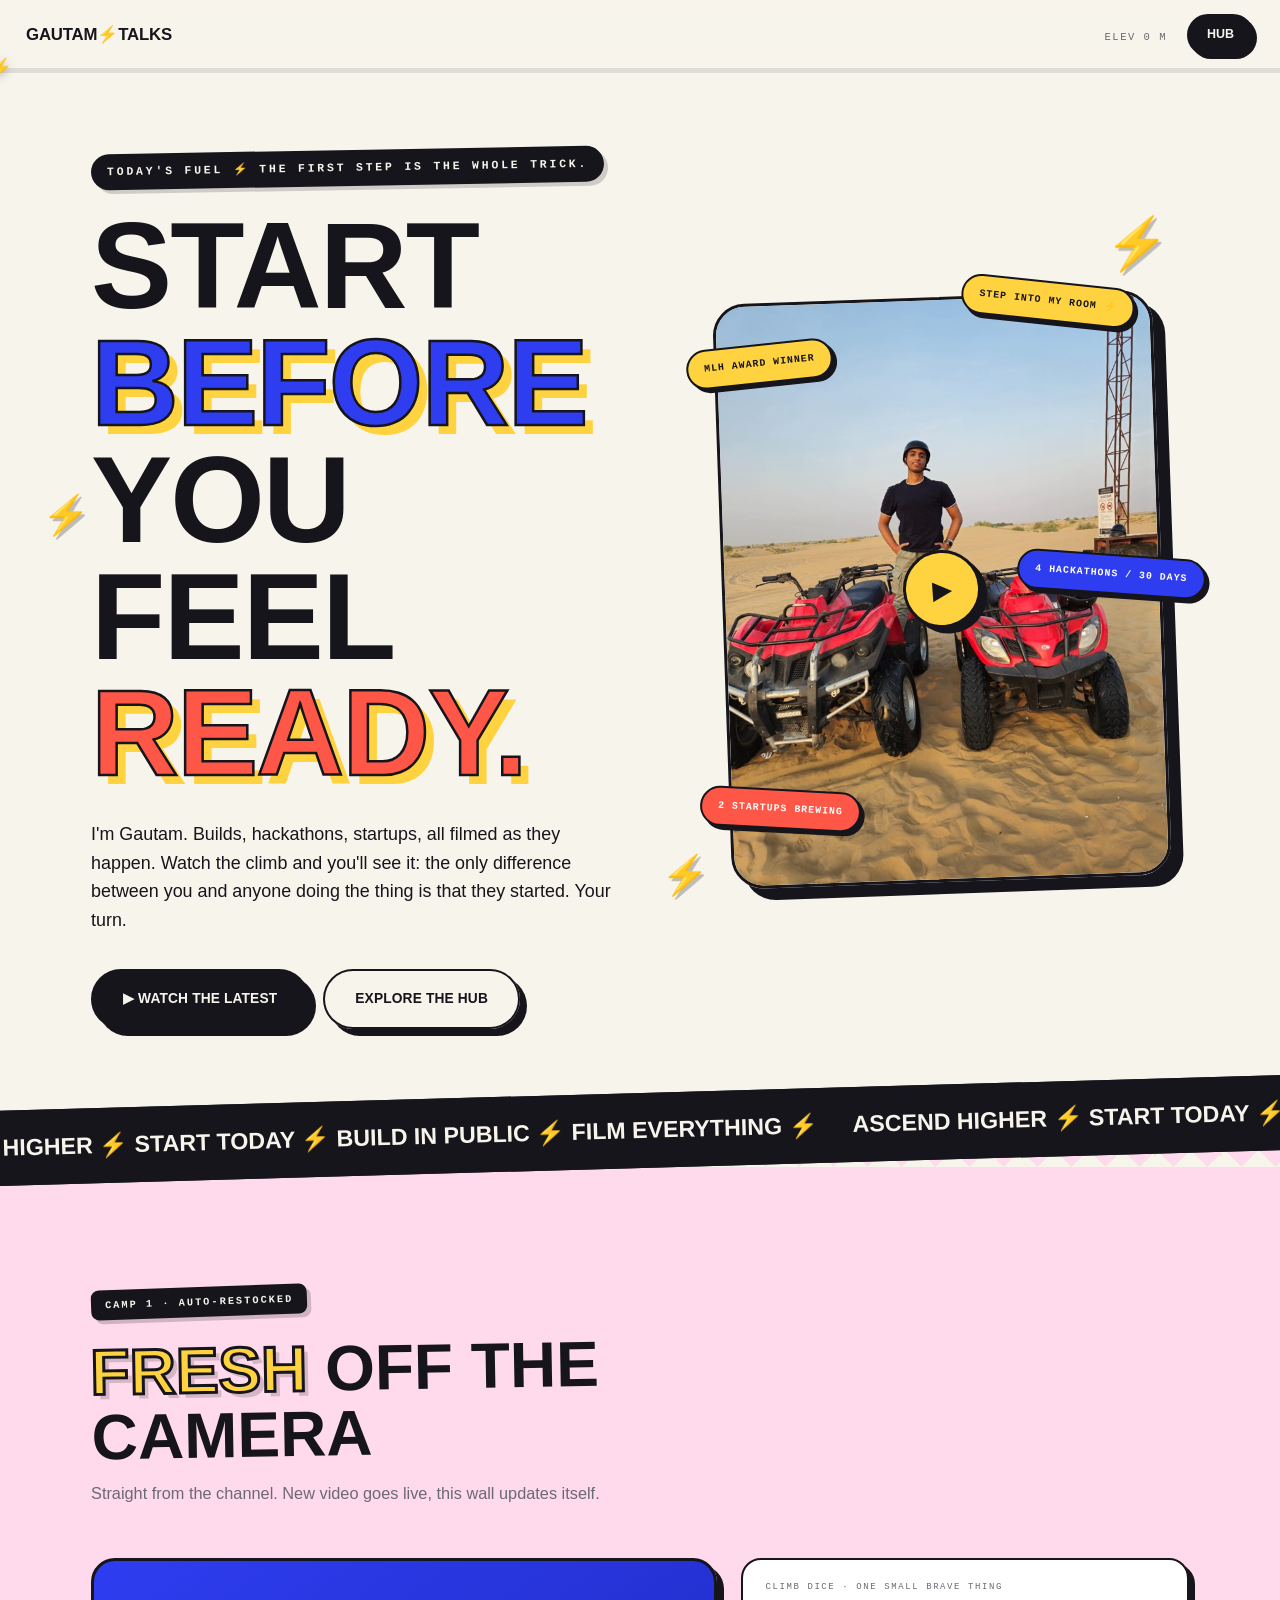
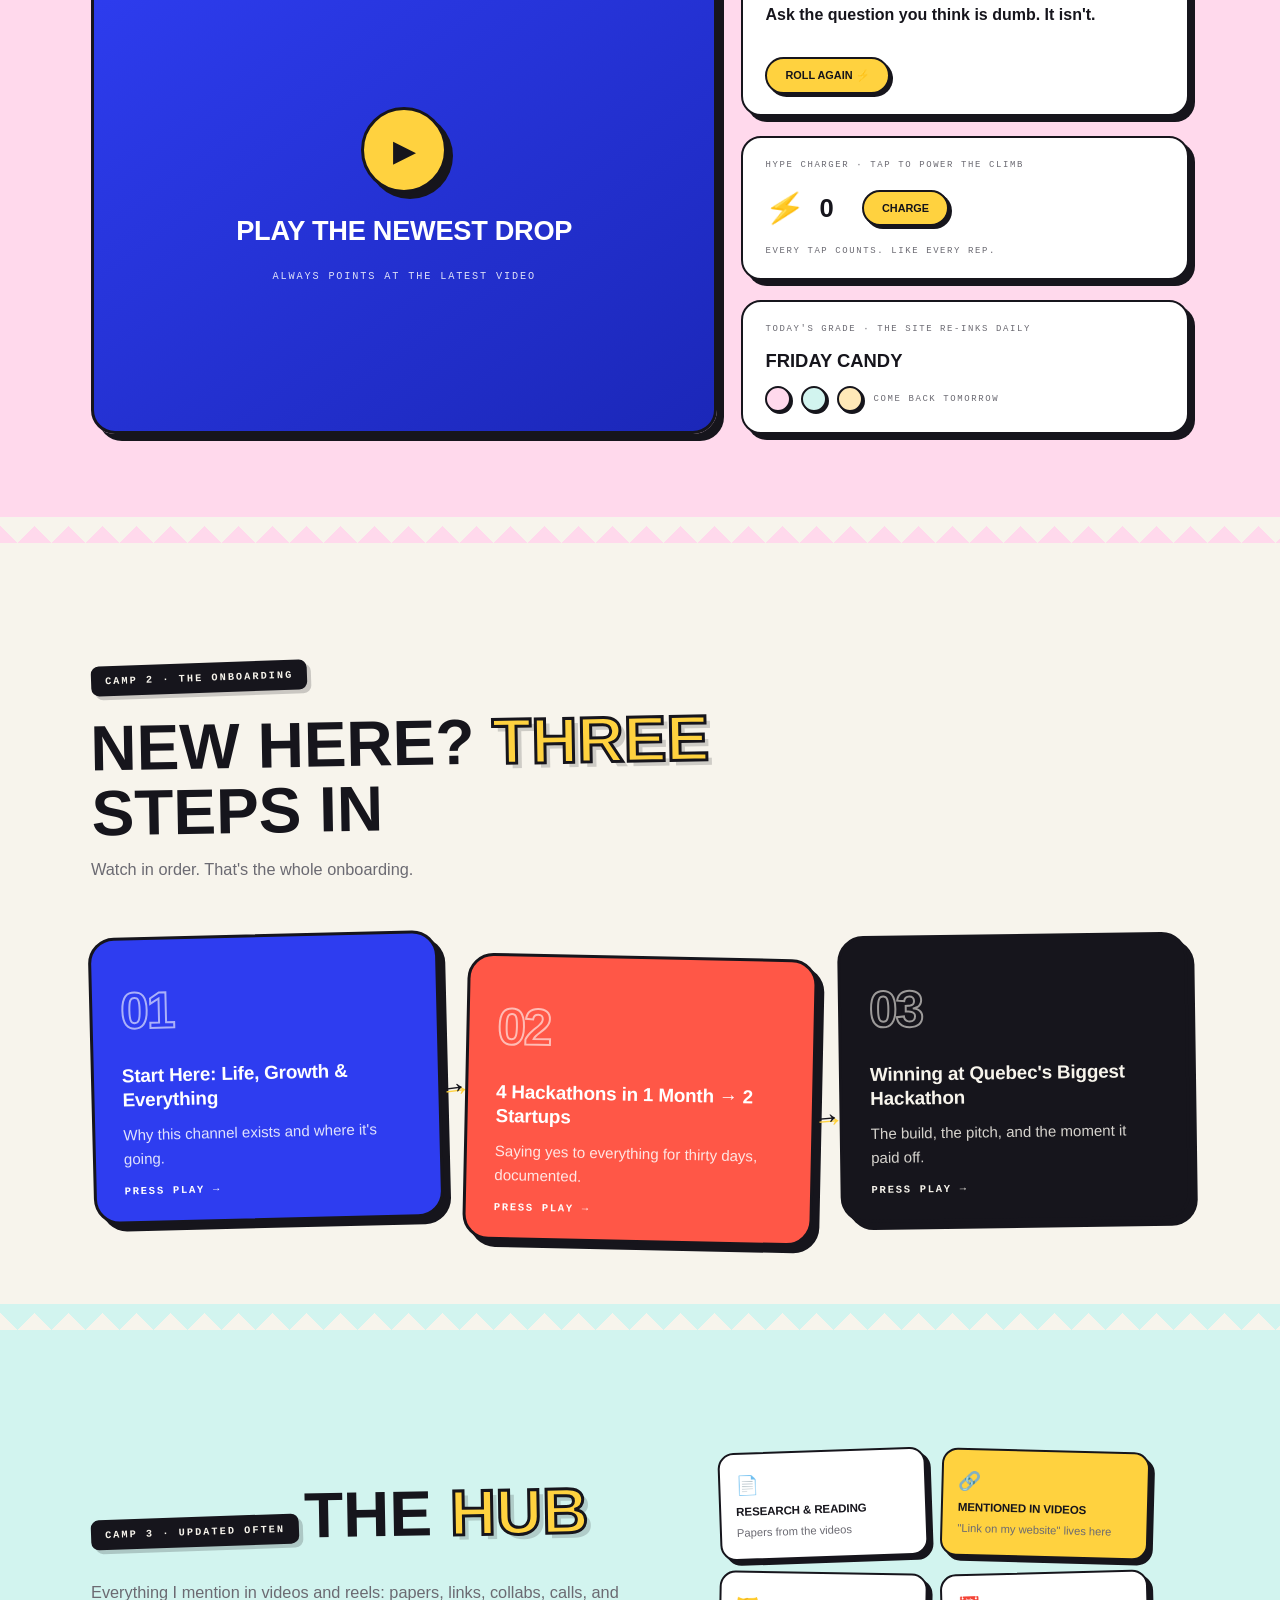
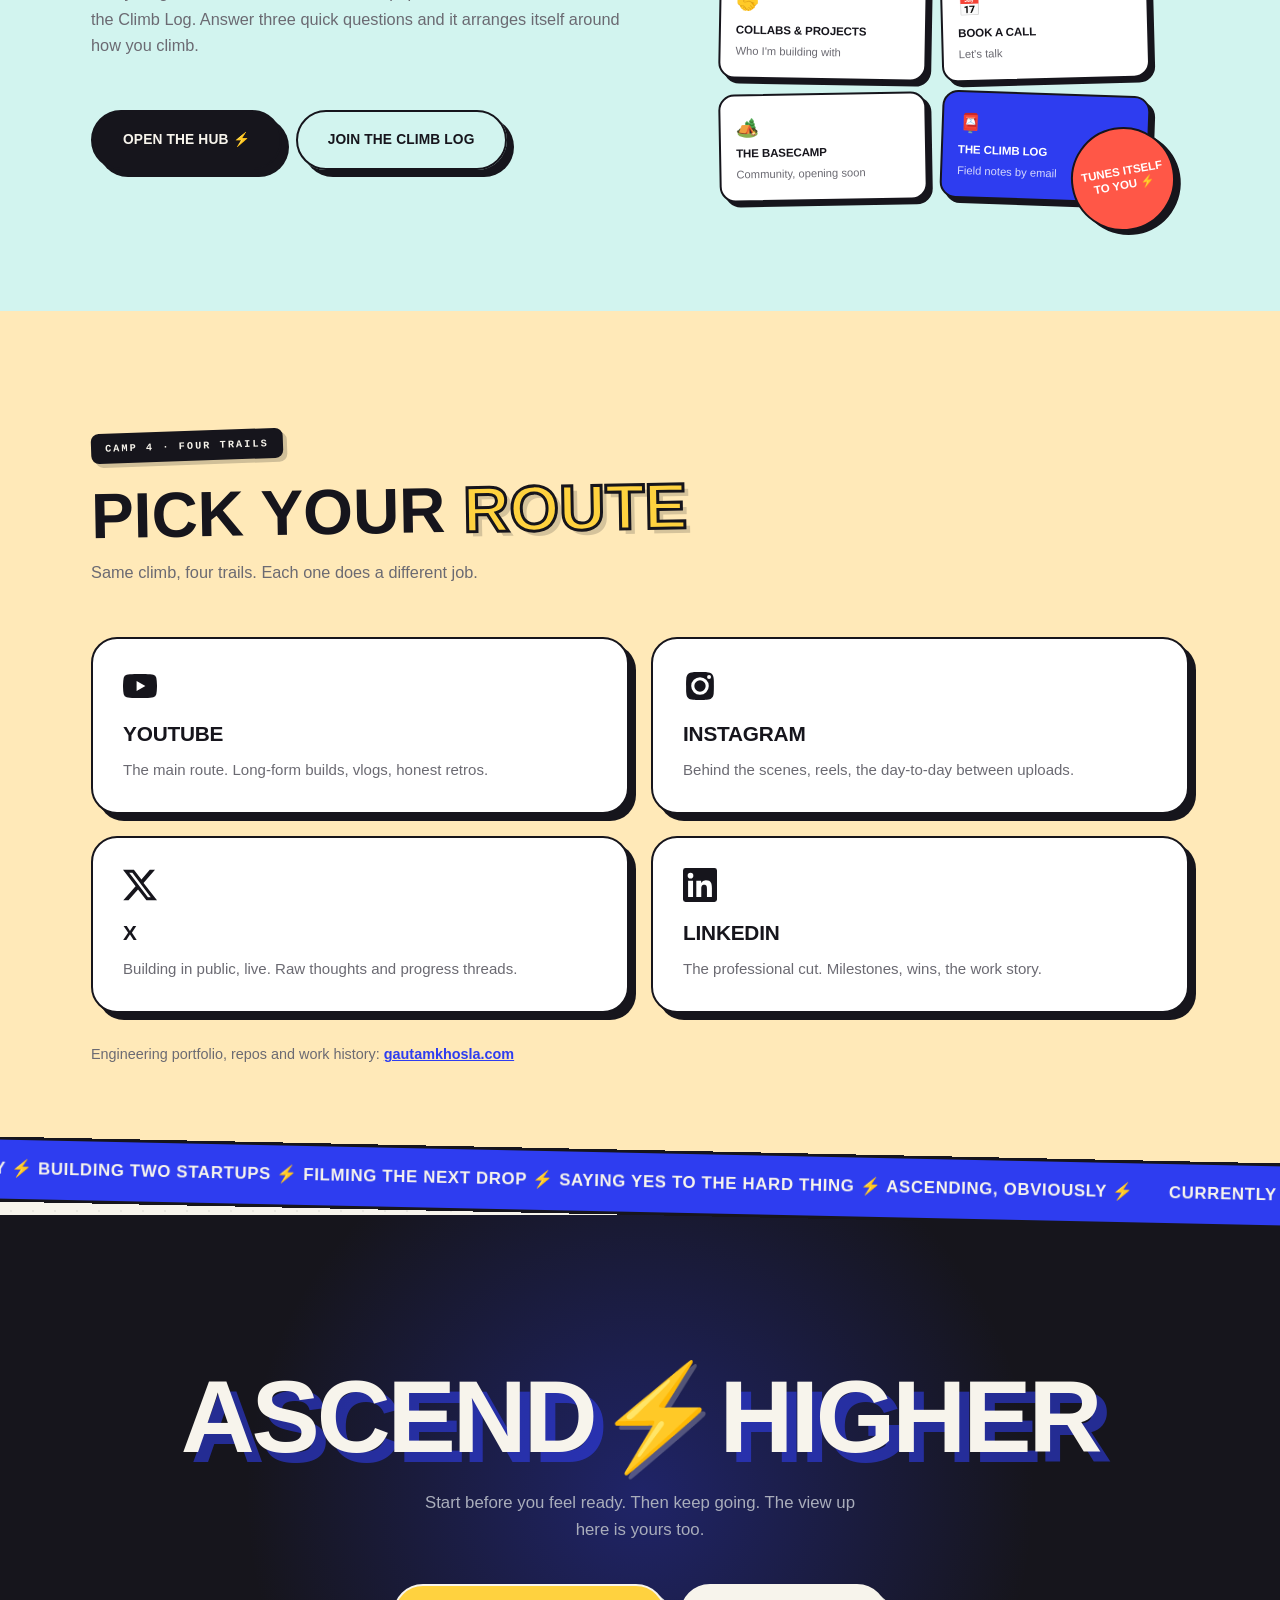
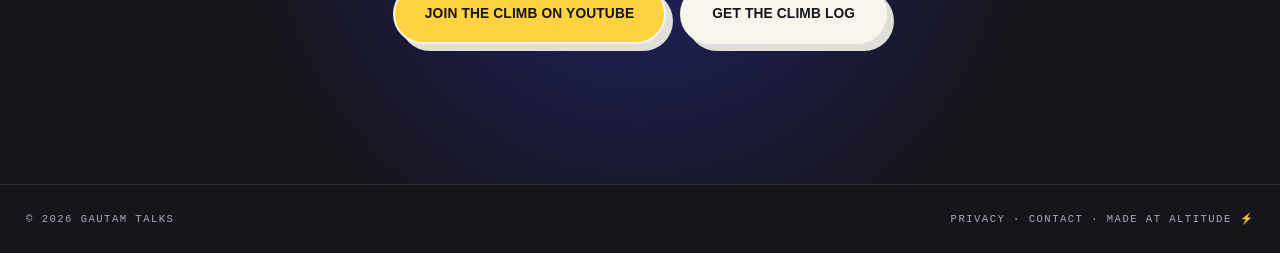
<file: index.html>
<!doctype html>
<html lang="en">
<head>
<meta charset="utf-8">
<meta http-equiv="Content-Security-Policy" content="default-src 'none'; script-src 'self' https://challenges.cloudflare.com; style-src 'self' https://fonts.googleapis.com 'unsafe-inline'; font-src https://fonts.gstatic.com; img-src 'self' data: https://i.ytimg.com; connect-src 'self' https://gautamtalks-signup.developwith-gt.workers.dev https://challenges.cloudflare.com; frame-src https://challenges.cloudflare.com; form-action 'none'; base-uri 'none'; object-src 'none'; manifest-src 'self'; worker-src 'none'; upgrade-insecure-requests">
<meta name="referrer" content="strict-origin-when-cross-origin">
<meta http-equiv="X-Content-Type-Options" content="nosniff">
<meta name="viewport" content="width=device-width, initial-scale=1">
<title>Gautam Talks · Gautam Khosla | Building in Public</title>
<meta name="description" content="Gautam Talks is Gautam Khosla: engineering student, MLH hackathon award winner, and creator documenting hackathons, startups and building in public on YouTube. Start before you feel ready.">
<link rel="canonical" href="https://gautamtalks.com/">
<meta property="og:type" content="website">
<meta property="og:title" content="Gautam Talks · Hackathons, Startups &amp; Building in Public">
<meta property="og:description" content="Start before you feel ready. I film the whole climb.">
<meta property="og:url" content="https://gautamtalks.com/">
<meta property="og:image" content="https://gautamtalks.com/gautam.jpg">
<meta name="twitter:card" content="summary_large_image">
<meta name="twitter:site" content="@HeyGautamTalks">
<meta name="theme-color" content="#f7f4ec">
<link rel="icon" href="data:image/svg+xml,%3Csvg xmlns='http://www.w3.org/2000/svg' viewBox='0 0 100 100'%3E%3Crect width='100' height='100' rx='22' fill='%2316151c'/%3E%3Ctext x='50' y='72' font-size='60' text-anchor='middle'%3E%E2%9A%A1%3C/text%3E%3C/svg%3E">
<link rel="preconnect" href="https://fonts.googleapis.com">
<link rel="preconnect" href="https://fonts.gstatic.com" crossorigin>
<link href="https://fonts.googleapis.com/css2?family=Unbounded:wght@500;700;900&family=Space+Grotesk:wght@400;500;700&family=JetBrains+Mono:wght@400;600&display=swap" rel="stylesheet">
<link rel="stylesheet" href="styles.css">
<script type="application/ld+json">
{"@context":"https://schema.org","@graph":[
{"@type":"WebSite","@id":"https://gautamtalks.com/#website","url":"https://gautamtalks.com/",
 "name":"Gautam Talks","alternateName":["GautamTalks","Gautam Khosla"],
 "description":"Hackathons, startups and building in public, documented as it happens.",
 "inLanguage":"en","publisher":{"@id":"https://gautamtalks.com/#person"}},
{"@type":"Person","@id":"https://gautamtalks.com/#person",
 "name":"Gautam Khosla","alternateName":"Gautam Talks",
 "url":"https://gautamtalks.com/","image":"https://gautamtalks.com/gautam.jpg",
 "jobTitle":"Computer Engineering student and creator",
 "description":"Gautam Khosla, known online as Gautam Talks, is a Computer Engineering student at the University of Ottawa and an MLH hackathon award winner who documents hackathons, startups and engineering projects on YouTube.",
 "knowsAbout":["hackathons","building in public","startups","computer engineering","content creation","edge AI"],
 "alumniOf":{"@type":"CollegeOrUniversity","name":"University of Ottawa"},
 "award":["MLH Best Use of Snowflake API","Top 9 at McHacks","Award winner at ConUHacks X"],
 "sameAs":["https://www.youtube.com/@GautamKhoslaOfficial","https://www.instagram.com/gautamk.talks/",
  "https://x.com/HeyGautamTalks","https://www.linkedin.com/in/gautam-khosla/","https://gautamkhosla.com"]},
{"@type":"ProfilePage","@id":"https://gautamtalks.com/#profile",
 "url":"https://gautamtalks.com/","mainEntity":{"@id":"https://gautamtalks.com/#person"},
 "isPartOf":{"@id":"https://gautamtalks.com/#website"}},
{"@type":"FAQPage","@id":"https://gautamtalks.com/#faq","mainEntity":[
 {"@type":"Question","name":"Who is Gautam Talks?",
  "acceptedAnswer":{"@type":"Answer","text":"Gautam Talks is Gautam Khosla, a Computer Engineering student at the University of Ottawa who documents hackathons, startups and engineering builds on YouTube. He has won an MLH award and placed top 9 at McHacks."}},
 {"@type":"Question","name":"What does Gautam Talks make videos about?",
  "acceptedAnswer":{"@type":"Answer","text":"Long-form videos about hackathons, building startups, engineering projects and building in public, including the parts that go wrong."}},
 {"@type":"Question","name":"Did Gautam Talks win an award at Quebec's biggest hackathon?",
  "acceptedAnswer":{"@type":"Answer","text":"Yes. Gautam and his team won an award at ConUHacks X, Quebec's largest hackathon, and he documented the build and pitch in a vlog on the Gautam Talks YouTube channel."}},
 {"@type":"Question","name":"Where can I contact Gautam Talks for a collaboration?",
  "acceptedAnswer":{"@type":"Answer","text":"Collaboration, sponsorship and press enquiries go to collabwith.gt@gmail.com, listed on the contact page at gautamtalks.com/contact."}}]}
]}
</script>
</head>
<body>

<nav class="topbar">
  <span class="logo">GAUTAM<span class="bolt">⚡</span>TALKS</span>
  <div class="elev" aria-hidden="true"><span class="elev-label" id="elevLabel">ELEV 0 M</span></div>
  <a class="navlink" href="hub/?start=1">HUB</a>
  <div class="elev-track" aria-hidden="true"><span class="elev-bolt" id="elevBolt">⚡</span></div>
</nav>

<main>

<!-- HERO -->
<section class="band band-paper hero" data-camp="BASE">
  <div class="wrap hero-wrap">
    <div class="hero-copy">
      <p class="eyebrow">GAUTAM TALKS · THE CLIMB, ON CAMERA</p>
      <h1>
        <span class="hr">START</span>
        <span class="hr fill-cobalt">BEFORE</span>
        <span class="hr">YOU FEEL</span>
        <span class="hr fill-coral">READY.</span>
      </h1>
      <p class="lede">I'm Gautam. Builds, hackathons, startups, all filmed as they happen. Watch the climb and you'll see it: the only difference between you and anyone doing the thing is that they started. Your turn.</p>
      <div class="cta-row">
        <a class="cta cta-ink" href="#latest">▶ WATCH THE LATEST</a>
        <a class="cta cta-line" href="hub/?start=1">EXPLORE THE HUB</a>
      </div>
    </div>
    <div class="hero-photo" id="heroPhoto" role="button" tabindex="0" aria-label="Step into Gautam's room">
      <span class="chip chip-sun taphint">STEP INTO MY ROOM ⚡</span>
      <span class="playbtn" aria-hidden="true">▶</span>
      <img src="gautam.jpg" alt="Gautam, helmet on, ready to ride" width="675" height="900">
      <span class="chip chip-sun c1">MLH AWARD WINNER</span>
      <span class="chip chip-cobalt c2">4 HACKATHONS / 30 DAYS</span>
      <span class="chip chip-coral c3">2 STARTUPS BREWING</span>
    </div>
    <span class="floatbolt fb1" aria-hidden="true">⚡</span>
    <span class="floatbolt fb2" aria-hidden="true">⚡</span>
    <span class="floatbolt fb3" aria-hidden="true">⚡</span>
  </div>
</section>

<div class="tapeband" aria-hidden="true"><div class="tape-in">
  <span>ASCEND HIGHER ⚡ START TODAY ⚡ BUILD IN PUBLIC ⚡ FILM EVERYTHING ⚡ </span>
  <span>ASCEND HIGHER ⚡ START TODAY ⚡ BUILD IN PUBLIC ⚡ FILM EVERYTHING ⚡ </span>
  <span>ASCEND HIGHER ⚡ START TODAY ⚡ BUILD IN PUBLIC ⚡ FILM EVERYTHING ⚡ </span>
  <span>ASCEND HIGHER ⚡ START TODAY ⚡ BUILD IN PUBLIC ⚡ FILM EVERYTHING ⚡ </span>
</div></div>

<div class="zz zz-sun" aria-hidden="true"></div>
<!-- LATEST -->
<section class="band band-sun" id="latest" data-camp="LATEST">
  <div class="wrap">
    <div class="band-head" data-mark="CAMP 1 · AUTO-RESTOCKED">
      <h2><span class="h-out">FRESH</span> OFF THE CAMERA</h2>
      <p class="band-sub">Straight from the channel. New video goes live, this wall updates itself.</p>
    </div>
    <div class="latest-grid" id="latestGrid"></div>
  </div>
</section>

<div class="zz zz-paper" aria-hidden="true"></div>
<!-- START HERE -->
<section class="band band-paper" id="start" data-camp="START">
  <div class="wrap">
    <div class="band-head" data-mark="CAMP 2 · THE ONBOARDING">
      <h2>NEW HERE? <span class="h-out">THREE</span> STEPS IN</h2>
      <p class="band-sub">Watch in order. That's the whole onboarding.</p>
    </div>
    <div class="steps">
      <a class="step step-cobalt" href="https://www.youtube.com/@GautamKhoslaOfficial/videos" target="_blank" rel="noopener noreferrer">
        <span class="step-no">01</span>
        <h3>Start Here: Life, Growth &amp; Everything</h3>
        <p>Why this channel exists and where it's going.</p>
        <span class="step-go">PRESS PLAY →</span>
      </a>
      <a class="step step-coral" href="https://www.youtube.com/@GautamKhoslaOfficial/videos" target="_blank" rel="noopener noreferrer">
        <span class="step-no">02</span>
        <h3>4 Hackathons in 1 Month → 2 Startups</h3>
        <p>Saying yes to everything for thirty days, documented.</p>
        <span class="step-go">PRESS PLAY →</span>
      </a>
      <a class="step step-ink" href="https://www.youtube.com/@GautamKhoslaOfficial/videos" target="_blank" rel="noopener noreferrer">
        <span class="step-no">03</span>
        <h3>Winning at Quebec's Biggest Hackathon</h3>
        <p>The build, the pitch, and the moment it paid off.</p>
        <span class="step-go">PRESS PLAY →</span>
      </a>
    </div>
  </div>
</section>

<div class="zz zz-sky" aria-hidden="true"></div>
<!-- HUB TEASER -->
<section class="band band-sky" id="hub" data-camp="HUB">
  <div class="wrap hub-split">
    <div>
    <div class="band-head" data-mark="CAMP 3 · UPDATED OFTEN">
      <h2>THE <span class="h-out">HUB</span></h2>
      <p class="band-sub">Everything I mention in videos and reels: papers, links, collabs, calls, and the Climb Log. Answer three quick questions and it arranges itself around how you climb.</p>
    </div>
    <div class="cta-row">
      <a class="cta cta-ink" href="hub/?start=1">OPEN THE HUB ⚡</a>
      <a class="cta cta-line" href="hub/?start=1">JOIN THE CLIMB LOG</a>
    </div>
    </div>
    <div class="hub-preview" aria-hidden="true">
      <a class="hp-card hp-1" href="hub/?start=1"><span class="hp-ico">📄</span><b>RESEARCH &amp; READING</b><i>Papers from the videos</i></a>
      <a class="hp-card hp-2" href="hub/?start=1"><span class="hp-ico">🔗</span><b>MENTIONED IN VIDEOS</b><i>"Link on my website" lives here</i></a>
      <a class="hp-card hp-3" href="hub/?start=1"><span class="hp-ico">🤝</span><b>COLLABS &amp; PROJECTS</b><i>Who I'm building with</i></a>
      <a class="hp-card hp-4" href="hub/?start=1"><span class="hp-ico">📅</span><b>BOOK A CALL</b><i>Let's talk</i></a>
      <a class="hp-card hp-5" href="hub/?start=1"><span class="hp-ico">🏕️</span><b>THE BASECAMP</b><i>Community, opening soon</i></a>
      <a class="hp-card hp-6" href="hub/?start=1"><span class="hp-ico">📮</span><b>THE CLIMB LOG</b><i>Field notes by email</i></a>
      <span class="hp-stamp">TUNES ITSELF<br>TO YOU ⚡</span>
    </div>
  </div>
</section>

<!-- TRAILS -->
<section class="band band-blush" id="channels" data-camp="TRAILS">
  <div class="wrap">
    <div class="band-head" data-mark="CAMP 4 · FOUR TRAILS">
      <h2>PICK YOUR <span class="h-out">ROUTE</span></h2>
      <p class="band-sub">Same climb, four trails. Each one does a different job.</p>
    </div>
    <div class="trails">
      <a class="trail" href="https://www.youtube.com/@GautamKhoslaOfficial" target="_blank" rel="noopener noreferrer" style="--brand:#ff0000">
        <svg class="trail-logo" viewBox="0 0 24 24" fill="currentColor" aria-hidden="true"><path d="M23.5 6.2a3 3 0 0 0-2.1-2.1C19.5 3.5 12 3.5 12 3.5s-7.5 0-9.4.6A3 3 0 0 0 .5 6.2 31 31 0 0 0 0 12a31 31 0 0 0 .5 5.8 3 3 0 0 0 2.1 2.1c1.9.6 9.4.6 9.4.6s7.5 0 9.4-.6a3 3 0 0 0 2.1-2.1A31 31 0 0 0 24 12a31 31 0 0 0-.5-5.8zM9.6 15.6V8.4L15.8 12z"/></svg>
        <span class="trail-name">YOUTUBE</span>
        <span class="trail-job">The main route. Long-form builds, vlogs, honest retros.</span>
      </a>
      <a class="trail" href="https://www.instagram.com/gautamk.talks/" target="_blank" rel="noopener noreferrer" style="--brand:#e1306c">
        <svg class="trail-logo" viewBox="0 0 24 24" fill="currentColor" aria-hidden="true"><path d="M12 2.2c3.2 0 3.6 0 4.8.1 3.3.1 4.8 1.7 4.9 4.9.1 1.3.1 1.6.1 4.8s0 3.6-.1 4.8c-.1 3.2-1.7 4.8-4.9 4.9-1.3.1-1.6.1-4.8.1s-3.6 0-4.8-.1c-3.3-.1-4.8-1.7-4.9-4.9C2.2 15.6 2.2 15.2 2.2 12s0-3.6.1-4.8C2.4 4 4 2.4 7.2 2.3 8.4 2.2 8.8 2.2 12 2.2zm0 3.6A6.2 6.2 0 1 0 18.2 12 6.2 6.2 0 0 0 12 5.8zm0 10.2A4 4 0 1 1 16 12a4 4 0 0 1-4 4zm6.4-11.8a1.4 1.4 0 1 0 1.4 1.4 1.4 1.4 0 0 0-1.4-1.4z"/></svg>
        <span class="trail-name">INSTAGRAM</span>
        <span class="trail-job">Behind the scenes, reels, the day-to-day between uploads.</span>
      </a>
      <a class="trail" href="https://x.com/HeyGautamTalks" target="_blank" rel="noopener noreferrer" style="--brand:#16151c">
        <svg class="trail-logo" viewBox="0 0 24 24" fill="currentColor" aria-hidden="true"><path d="M18.9 1.2h3.7l-8.1 9.3L24 22.8h-7.5l-5.9-7.7-6.7 7.7H.2l8.7-9.9L0 1.2h7.7l5.3 7 5.9-7zm-1.3 19.4h2L6.6 3.3H4.4z"/></svg>
        <span class="trail-name">X</span>
        <span class="trail-job">Building in public, live. Raw thoughts and progress threads.</span>
      </a>
      <a class="trail" href="https://www.linkedin.com/in/gautam-khosla/" target="_blank" rel="noopener noreferrer" style="--brand:#0a66c2">
        <svg class="trail-logo" viewBox="0 0 24 24" fill="currentColor" aria-hidden="true"><path d="M20.4 20.4h-3.5v-5.6c0-1.3 0-3-1.9-3s-2.1 1.4-2.1 2.9v5.7H9.4V9h3.4v1.6a3.7 3.7 0 0 1 3.4-1.9c3.6 0 4.2 2.4 4.2 5.4zM5.3 7.4a2 2 0 1 1 2-2 2 2 0 0 1-2 2zM7.1 20.4H3.6V9h3.5zM22.2 0H1.8A1.8 1.8 0 0 0 0 1.7v20.6A1.8 1.8 0 0 0 1.8 24h20.4a1.8 1.8 0 0 0 1.8-1.7V1.7A1.8 1.8 0 0 0 22.2 0z"/></svg>
        <span class="trail-name">LINKEDIN</span>
        <span class="trail-job">The professional cut. Milestones, wins, the work story.</span>
      </a>
    </div>
    <p class="worknote">Engineering portfolio, repos and work history: <a href="https://gautamkhosla.com" target="_blank" rel="noopener noreferrer">gautamkhosla.com</a></p>
  </div>
</section>

<div class="tapeband tape-now" aria-hidden="true"><div class="tape-in tape-rev" id="nowTicker"></div></div>
<!-- SUMMIT -->
<section class="band band-ink summit" data-camp="SUMMIT">
  <div class="wrap">
    <h2 class="summit-line">ASCEND<span class="s-bolt">⚡</span>HIGHER</h2>
    <p class="summit-sub">Start before you feel ready. Then keep going. The view up here is yours too.</p>
    <div class="cta-row cta-center">
      <a class="cta cta-sun" href="https://www.youtube.com/@GautamKhoslaOfficial" target="_blank" rel="noopener noreferrer">JOIN THE CLIMB ON YOUTUBE</a>
      <a class="cta cta-paper" href="hub/?start=1">GET THE CLIMB LOG</a>
    </div>
  </div>
</section>

</main>


<!-- THE ROOM · 3D story overlay -->
<div class="room" id="room" hidden>
  <div class="room-canvas" id="roomCanvas"></div>
  <div class="room-caption" id="roomCaption"></div>
  <div class="room-bubble" id="bubbleA" hidden></div>
  <div class="room-bubble bubble-b" id="bubbleB" hidden></div>
  <div class="room-ui">
    <button class="room-btn" id="roomSkip" type="button">SKIP →</button>
    <button class="room-btn room-exit" id="roomExit" type="button">✕ EXIT</button>
  </div>
  <div class="room-title" id="roomTitle" hidden>
    <p class="rt-big">START BEFORE<br>YOU FEEL READY.</p>
    <p class="rt-sub">EVERY DAY IN THIS ROOM. EVERY DAY ON THE CLIMB.</p>
    <button class="cta cta-sun" id="roomDone" type="button">BACK TO THE SITE ⚡</button>
  </div>
  <div class="room-loading" id="roomLoading">ENTERING THE ROOM<span class="dots">...</span></div>
</div>

<footer>
  <span>© <span id="yr">2026</span> GAUTAM TALKS</span>
  <span class="foot-links"><a href="privacy/">PRIVACY</a> · <a href="contact/">CONTACT</a> · MADE AT ALTITUDE ⚡</span>
</footer>

<script src="app.js" defer></script>
</body>
</html>
</file>
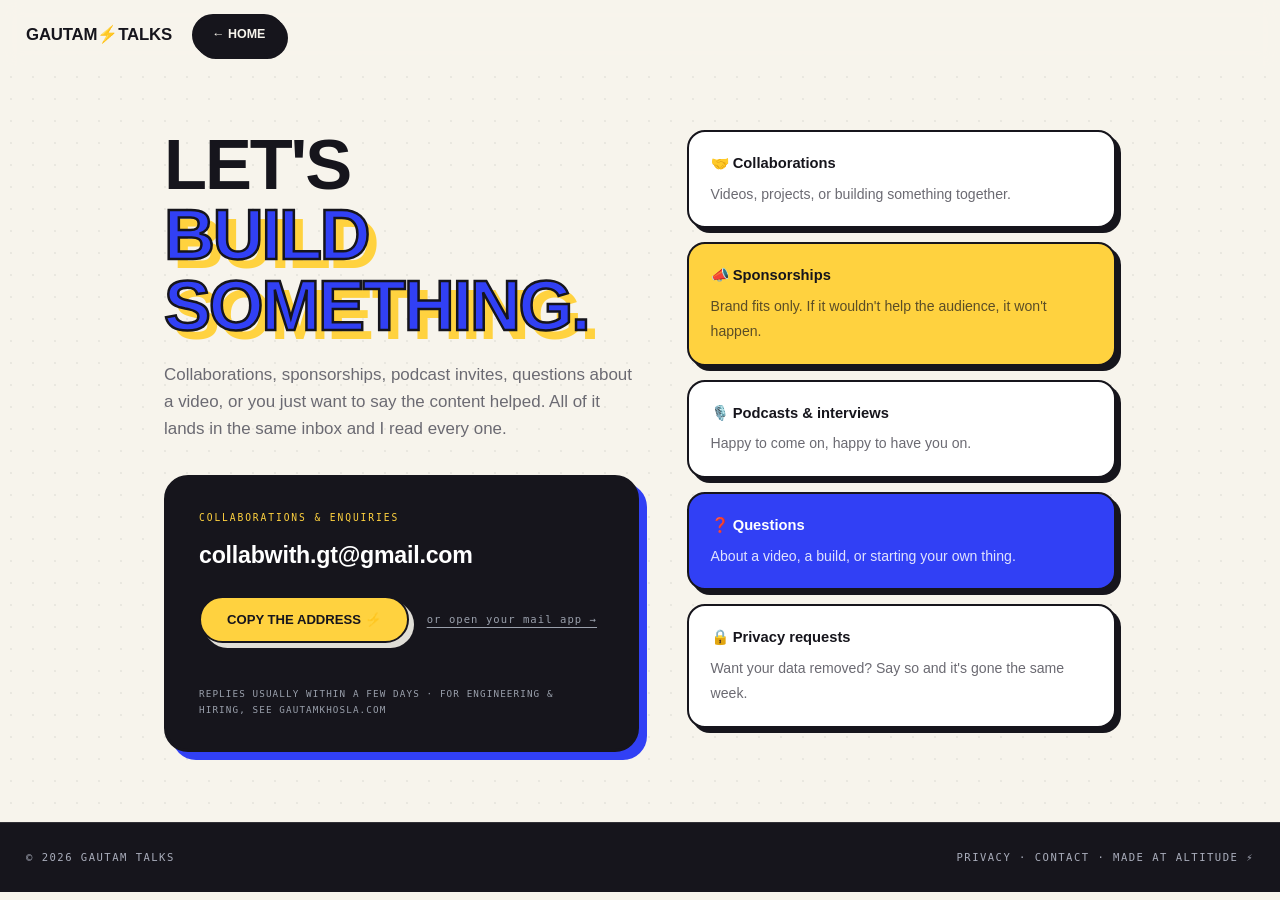
<file: contact/index.html>
<!doctype html>
<html lang="en">
<head>
<meta charset="utf-8">
<meta http-equiv="Content-Security-Policy" content="default-src 'none'; script-src 'self'; style-src 'self' https://fonts.googleapis.com 'unsafe-inline'; font-src https://fonts.gstatic.com; img-src 'self' data:; connect-src 'self'; form-action 'none'; base-uri 'none'; object-src 'none'; upgrade-insecure-requests">
<meta name="referrer" content="strict-origin-when-cross-origin">
<meta http-equiv="X-Content-Type-Options" content="nosniff">
<meta name="viewport" content="width=device-width, initial-scale=1">
<title>Contact · Gautam Talks</title>
<meta name="description" content="Collaborations, questions, sponsorships and press for Gautam Talks.">
<link rel="canonical" href="https://gautamtalks.com/contact/">
<meta property="og:title" content="Contact · Gautam Talks">
<meta property="og:url" content="https://gautamtalks.com/contact/">
<link rel="icon" href="data:image/svg+xml,%3Csvg xmlns='http://www.w3.org/2000/svg' viewBox='0 0 100 100'%3E%3Crect width='100' height='100' rx='22' fill='%2316151c'/%3E%3Ctext x='50' y='72' font-size='60' text-anchor='middle'%3E%E2%9A%A1%3C/text%3E%3C/svg%3E">
<link rel="preconnect" href="https://fonts.googleapis.com">
<link rel="preconnect" href="https://fonts.gstatic.com" crossorigin>
<link href="https://fonts.googleapis.com/css2?family=Unbounded:wght@500;700;900&family=Space+Grotesk:wght@400;500;700&family=JetBrains+Mono:wght@400;600&display=swap" rel="stylesheet">
<link rel="stylesheet" href="../styles.css">
<script type="application/ld+json">
{"@context":"https://schema.org","@type":"ContactPage","name":"Contact Gautam Talks",
"url":"https://gautamtalks.com/contact/",
"mainEntity":{"@type":"Person","name":"Gautam Khosla","alternateName":"Gautam Talks",
"email":"collabwith.gt@gmail.com","url":"https://gautamtalks.com/"},
"breadcrumb":{"@type":"BreadcrumbList","itemListElement":[
{"@type":"ListItem","position":1,"name":"Gautam Talks","item":"https://gautamtalks.com/"},
{"@type":"ListItem","position":2,"name":"Contact","item":"https://gautamtalks.com/contact/"}]}}
</script>
<style>
main{max-width:1000px;margin:0 auto;padding:130px 24px 70px}
.c-split{display:grid;gap:48px;align-items:start}
@media(min-width:900px){.c-split{grid-template-columns:1.05fr .95fr}}
h1{font-family:var(--disp);font-weight:900;font-size:clamp(2.4rem,7vw,4.4rem);line-height:1;letter-spacing:-.03em;margin-bottom:20px}
.c-hi{color:var(--cobalt);-webkit-text-stroke:2.5px var(--ink);text-shadow:9px 9px 0 var(--sun)}
.c-lede{color:var(--mute);font-size:1.06rem;max-width:520px;margin-bottom:32px}
.mailcard{background:var(--ink);color:var(--paper);border:3px solid var(--ink);border-radius:24px;padding:32px;box-shadow:8px 8px 0 var(--cobalt)}
.mc-tag{font-family:var(--mono);font-size:.6rem;letter-spacing:.2em;color:var(--sun);display:block;margin-bottom:12px}
.mc-mail{font-family:var(--disp);font-weight:900;font-size:clamp(1rem,2.6vw,1.45rem);letter-spacing:-.01em;word-break:break-all;color:#fff}
.mc-btn{display:inline-block;font-family:var(--disp);font-weight:700;font-size:.82rem;background:var(--sun);color:var(--ink);border:2.5px solid var(--ink);border-radius:999px;padding:14px 26px;text-decoration:none;box-shadow:5px 5px 0 rgba(247,244,236,.9);transition:transform .18s}
.mc-btn{cursor:pointer;font-family:var(--disp)}
.mc-btn:hover{transform:translate(-2px,-2px)}
.mc-actions{display:flex;gap:18px;align-items:center;flex-wrap:wrap;margin-top:22px}
.mc-alt{font-family:var(--mono);font-size:.66rem;letter-spacing:.1em;color:#9aa0ac;text-decoration:underline;text-underline-offset:4px}
.mc-alt:hover{color:var(--sun)}
.mc-copied{font-family:var(--mono);font-size:.66rem;letter-spacing:.12em;color:var(--sun);min-height:1.2em;margin-top:12px}
.mc-note{font-family:var(--mono);font-size:.58rem;letter-spacing:.12em;color:#9aa0ac;margin-top:18px;line-height:1.7}
.reasons{display:grid;gap:14px}
.rcard{background:var(--card);border:2.5px solid var(--ink);border-radius:18px;padding:20px 22px;box-shadow:5px 5px 0 var(--ink)}
.rcard:nth-child(2){background:var(--sun)}
.rcard:nth-child(4){background:var(--cobalt);color:#fff}
.rcard b{font-family:var(--disp);font-weight:700;font-size:.92rem;display:block;margin-bottom:5px}
.rcard span{font-size:.88rem;color:var(--mute)}
.rcard:nth-child(4) span{color:rgba(255,255,255,.85)}
.rcard:nth-child(2) span{color:rgba(22,21,28,.7)}
</style>
</head>
<body>
<nav class="topbar">
  <a class="logo" href="../" style="text-decoration:none">GAUTAM<span class="bolt">⚡</span>TALKS</a>
  <a class="navlink" href="../">← HOME</a>
</nav>
<main>
  <div class="c-split">
    <div>
      <h1>LET'S<br><span class="c-hi">BUILD SOMETHING.</span></h1>
      <p class="c-lede">Collaborations, sponsorships, podcast invites, questions about a video, or you just want to say the content helped. All of it lands in the same inbox and I read every one.</p>
      <div class="mailcard">
        <span class="mc-tag">COLLABORATIONS &amp; ENQUIRIES</span>
        <p class="mc-mail">collabwith.gt@gmail.com</p>
        <div class="mc-actions">
          <button class="mc-btn" id="copyMail" type="button" data-mail="collabwith.gt@gmail.com">COPY THE ADDRESS ⚡</button>
          <a class="mc-alt" href="mailto:collabwith.gt@gmail.com?subject=Collab%20with%20Gautam%20Talks">or open your mail app →</a>
        </div>
        <p class="mc-copied" id="copied" role="status" aria-live="polite"></p>
        <p class="mc-note">REPLIES USUALLY WITHIN A FEW DAYS · FOR ENGINEERING &amp; HIRING, SEE GAUTAMKHOSLA.COM</p>
      </div>
    </div>
    <div class="reasons">
      <div class="rcard"><b>🤝 Collaborations</b><span>Videos, projects, or building something together.</span></div>
      <div class="rcard"><b>📣 Sponsorships</b><span>Brand fits only. If it wouldn't help the audience, it won't happen.</span></div>
      <div class="rcard"><b>🎙️ Podcasts &amp; interviews</b><span>Happy to come on, happy to have you on.</span></div>
      <div class="rcard"><b>❓ Questions</b><span>About a video, a build, or starting your own thing.</span></div>
      <div class="rcard"><b>🔒 Privacy requests</b><span>Want your data removed? Say so and it's gone the same week.</span></div>
    </div>
  </div>
</main>
<footer>
  <span>© <span id="yr">2026</span> GAUTAM TALKS</span>
  <span class="foot-links"><a href="../privacy/">PRIVACY</a> · <a href="../contact/">CONTACT</a> · MADE AT ALTITUDE ⚡</span>
</footer>
<script src="../foot.js"></script>
<script src="../contact.js"></script>
</body>
</html>
</file>
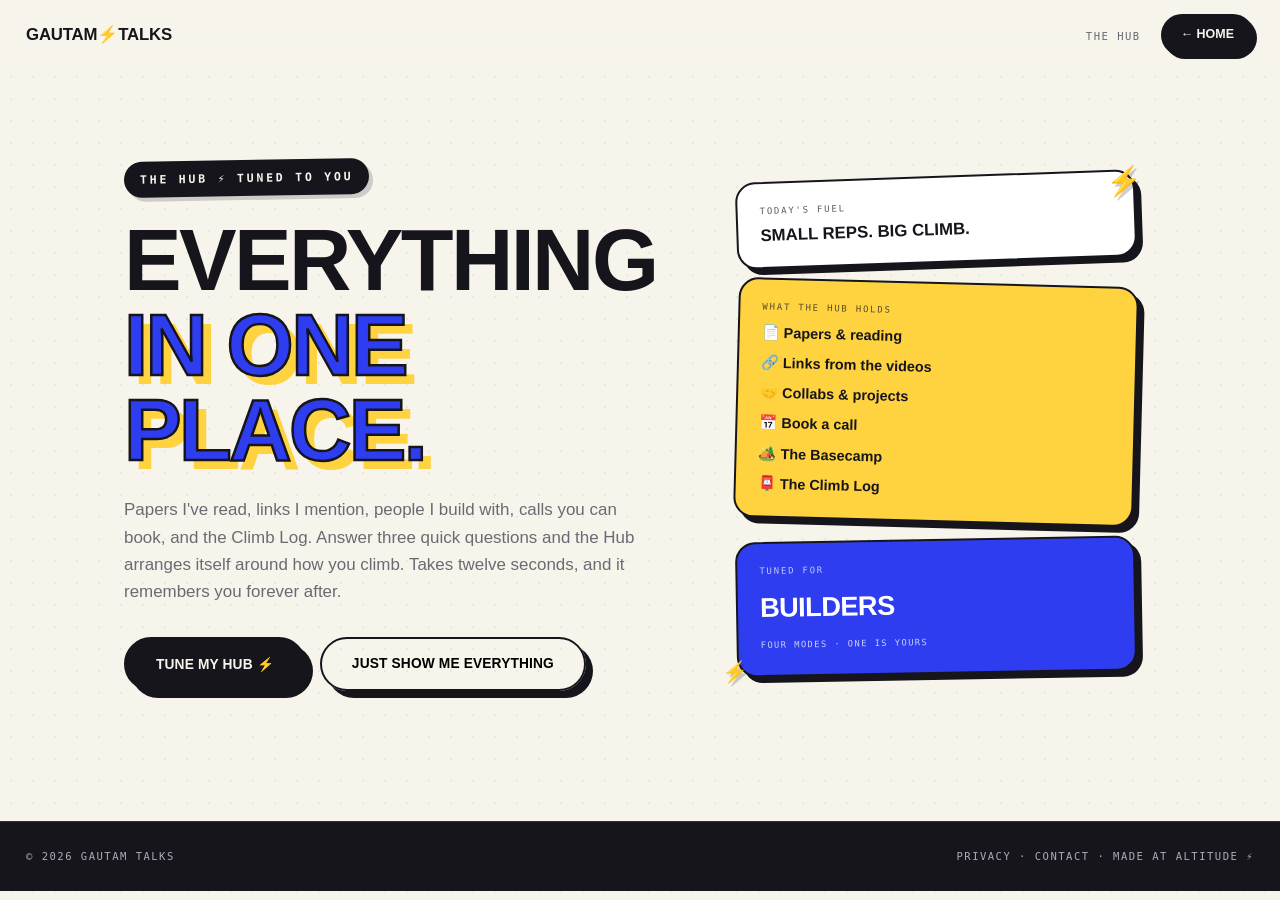
<file: hub/index.html>
<!doctype html>
<html lang="en">
<head>
<meta charset="utf-8">
<meta http-equiv="Content-Security-Policy" content="default-src 'none'; script-src 'self' https://challenges.cloudflare.com; style-src 'self' https://fonts.googleapis.com 'unsafe-inline'; font-src https://fonts.gstatic.com; img-src 'self' data: https://i.ytimg.com; connect-src 'self' https://gautamtalks-signup.developwith-gt.workers.dev https://challenges.cloudflare.com; frame-src https://challenges.cloudflare.com; form-action 'none'; base-uri 'none'; object-src 'none'; manifest-src 'self'; worker-src 'none'; upgrade-insecure-requests">
<meta name="referrer" content="strict-origin-when-cross-origin">
<meta http-equiv="X-Content-Type-Options" content="nosniff">
<meta name="viewport" content="width=device-width, initial-scale=1">
<title>The Hub · Gautam Talks</title>
<meta name="description" content="Papers, links, collabs, calls and the Climb Log newsletter. Everything Gautam Talks mentions in videos and reels, in one place.">
<link rel="canonical" href="https://gautamtalks.com/hub/">
<meta property="og:type" content="website">
<meta property="og:title" content="The Hub · Gautam Talks">
<meta property="og:description" content="Everything mentioned in the videos, in one place. Tuned to how you climb.">
<meta property="og:url" content="https://gautamtalks.com/hub/">
<meta property="og:image" content="https://gautamtalks.com/gautam.jpg">
<meta name="twitter:card" content="summary_large_image">
<meta name="theme-color" content="#f7f4ec">
<link rel="icon" href="data:image/svg+xml,%3Csvg xmlns='http://www.w3.org/2000/svg' viewBox='0 0 100 100'%3E%3Crect width='100' height='100' rx='22' fill='%2316151c'/%3E%3Ctext x='50' y='72' font-size='60' text-anchor='middle'%3E%E2%9A%A1%3C/text%3E%3C/svg%3E">
<link rel="preconnect" href="https://fonts.googleapis.com">
<link rel="preconnect" href="https://fonts.gstatic.com" crossorigin>
<link href="https://fonts.googleapis.com/css2?family=Unbounded:wght@500;700;900&family=Space+Grotesk:wght@400;500;700&family=JetBrains+Mono:wght@400;600&display=swap" rel="stylesheet">
<link rel="stylesheet" href="../styles.css">
<link rel="stylesheet" href="hub.css">
</head>
<body>

<nav class="topbar">
  <a class="logo" href="../" style="text-decoration:none">GAUTAM<span class="bolt">⚡</span>TALKS</a>
  <span class="elev"><span class="elev-label" id="hubGreet">THE HUB</span></span>
  <a class="navlink" href="../">← HOME</a>
</nav>

<main class="hub-main">

  <!-- STEP 0: intro -->
  <section class="hb-band hb-split" id="hbIntro">
    <div>
    <p class="eyebrow" style="margin-bottom:22px">THE HUB ⚡ TUNED TO YOU</p>
    <h1 class="hb-h1">EVERYTHING<br><span class="hb-hi">IN ONE PLACE.</span></h1>
    <p class="hb-lede">Papers I've read, links I mention, people I build with, calls you can book, and the Climb Log. Answer three quick questions and the Hub arranges itself around how you climb. Takes twelve seconds, and it remembers you forever after.</p>
    <div class="cta-row">
      <button class="cta cta-ink" id="startQuiz" type="button">TUNE MY HUB ⚡</button>
      <button class="cta cta-line" id="skipQuiz" type="button">JUST SHOW ME EVERYTHING</button>
    </div>
    </div>
    <aside class="hb-panel" aria-hidden="true">
      <div class="panel-card p-tilt1">
        <span class="pc-tag">TODAY'S FUEL</span>
        <p class="pc-big" id="panelMotto">START MESSY. FIX IT LIVE.</p>
      </div>
      <div class="panel-card p-tilt2 p-sun">
        <span class="pc-tag">WHAT THE HUB HOLDS</span>
        <ul class="pc-list">
          <li>📄 Papers &amp; reading</li>
          <li>🔗 Links from the videos</li>
          <li>🤝 Collabs &amp; projects</li>
          <li>📅 Book a call</li>
          <li>🏕️ The Basecamp</li>
          <li>📮 The Climb Log</li>
        </ul>
      </div>
      <div class="panel-card p-tilt3 p-cobalt">
        <span class="pc-tag">TUNED FOR</span>
        <p class="pc-rotate" id="panelRole">BUILDERS</p>
        <span class="pc-sub">FOUR MODES · ONE IS YOURS</span>
      </div>
      <span class="panel-bolt pb1">⚡</span>
      <span class="panel-bolt pb2">⚡</span>
    </aside>
  </section>

  <!-- STEP 1: quiz -->
  <section class="hb-band" id="hbQuiz" hidden>
   <div class="quiz-wrap">
    <div class="quiz-card">
      <div class="quiz-progress"><span class="qp-fill" id="qpFill"></span></div>
      <p class="quiz-step" id="quizStep">QUESTION 1 OF 3</p>
      <h2 class="quiz-q" id="quizQ">Which one sounds most like you?</h2>
      <div class="quiz-opts" id="quizOpts"></div>
      <button class="quiz-back" id="quizBack" type="button" hidden>← BACK</button>
    </div>
    <aside class="quiz-side" aria-hidden="true">
      <div class="qs-card qs-1">
        <span class="qs-tag">WHY I'M ASKING</span>
        <p class="qs-big">Three taps and the Hub reorders itself around what you actually came for.</p>
      </div>
      <div class="qs-card qs-2">
        <span class="qs-tag">PROGRESS</span>
        <ul class="qs-steps" id="qsSteps">
          <li data-s="0"><span class="qs-dot"></span>WHO YOU ARE</li>
          <li data-s="1"><span class="qs-dot"></span>WHAT YOU WANT</li>
          <li data-s="2"><span class="qs-dot"></span>HOW YOU READ</li>
        </ul>
      </div>
      <div class="qs-card qs-3">
        <span class="qs-tag">THEN</span>
        <p class="qs-big">Your Hub unlocks and stays tuned. You never answer these again.</p>
      </div>
      <span class="qs-bolt">⚡</span>
    </aside>
   </div>
  </section>

  <!-- STEP 2: email -->
  <section class="hb-band" id="hbEmail" hidden>
   <div class="quiz-wrap">
    <div class="quiz-card">
      <p class="quiz-step">LAST STEP</p>
      <h2 class="quiz-q">Where should the Climb Log land?</h2>
      <p class="hb-note" id="emailWhy">Your Hub is ready. Drop an email and I'll send field notes from the climb: what I built, what broke, what I learned. Occasional, never spam, unsubscribe any time.</p>
      <form class="hb-form" id="signupForm" novalidate>
        <label class="sr-only" for="emailInput">Email address</label>
        <input id="emailInput" name="email" type="email" inputmode="email" autocomplete="email"
               placeholder="you@email.com" required maxlength="254">
        <!-- honeypot: hidden from humans, catnip for bots -->
        <input class="hp" type="text" name="website" id="hpField" tabindex="-1" autocomplete="off" aria-hidden="true">
        <label class="consent">
          <input type="checkbox" id="consentBox" required>
          <span>Yes, email me the Climb Log. I can unsubscribe any time.</span>
        </label>
        <div id="turnstileBox" class="ts-box" data-action="subscribe"></div>
        <div class="form-row">
          <button class="cta cta-ink" type="submit" id="submitBtn">UNLOCK MY HUB ⚡</button>
          <button class="linkish" type="button" id="noEmail">skip, open the Hub anyway</button>
        </div>
        <p class="hb-status" id="formStatus" role="status" aria-live="polite"></p>
      </form>
      <p class="hb-fine">Your email is stored in my own database, used only for the Climb Log, never sold and never shared. <a href="../privacy/">Privacy</a>.</p>
    </div>
    <aside class="quiz-side" aria-hidden="true">
      <div class="qs-card qs-2">
        <span class="qs-tag">YOUR HUB IS BUILT</span>
        <p class="qs-big" id="mailTag">TUNED &amp; READY</p>
        <ul class="qs-steps mail-steps">
          <li class="done"><span class="qs-dot"></span>ANSWERS SAVED</li>
          <li class="done"><span class="qs-dot"></span>CARDS REORDERED</li>
          <li class="on"><span class="qs-dot"></span>ONE LAST STEP</li>
        </ul>
      </div>
      <div class="qs-card qs-1">
        <span class="qs-tag">WHAT LANDS IN YOUR INBOX</span>
        <ul class="mail-list">
          <li>⚡ What I built and what broke</li>
          <li>📄 The links worth keeping</li>
          <li>🏕️ First word when Basecamp opens</li>
        </ul>
        <p class="mail-rhythm">OCCASIONAL · NEVER SPAM · EASY OUT</p>
      </div>
      <div class="qs-card qs-3">
        <span class="qs-tag">NOT READY?</span>
        <p class="qs-big">Skip it. Your Hub still opens, still remembers you.</p>
      </div>
      <span class="qs-bolt">⚡</span>
    </aside>
   </div>
  </section>

  <!-- STEP 3: the hub -->
  <section class="hb-band" id="hbContent" hidden>
    <div class="hb-head">
      <span class="hb-tag" id="hbProfileTag">YOUR HUB</span>
      <h2 class="hb-h2" id="hbHeadline">YOUR HUB</h2>
      <p class="hb-lede" id="hbSubline"></p>
      <button class="linkish" id="retune" type="button">⚙ answers were wrong? retune my hub</button>
    </div>
    <div class="hb-grid" id="hbGrid"></div>
  </section>

</main>

<footer>
  <span>© <span id="yr">2026</span> GAUTAM TALKS</span>
  <span class="foot-links"><a href="../privacy/">PRIVACY</a> · <a href="../contact/">CONTACT</a> · MADE AT ALTITUDE ⚡</span>
</footer>

<script src="hub.js?v=20261017"></script>
</body>
</html>
</file>
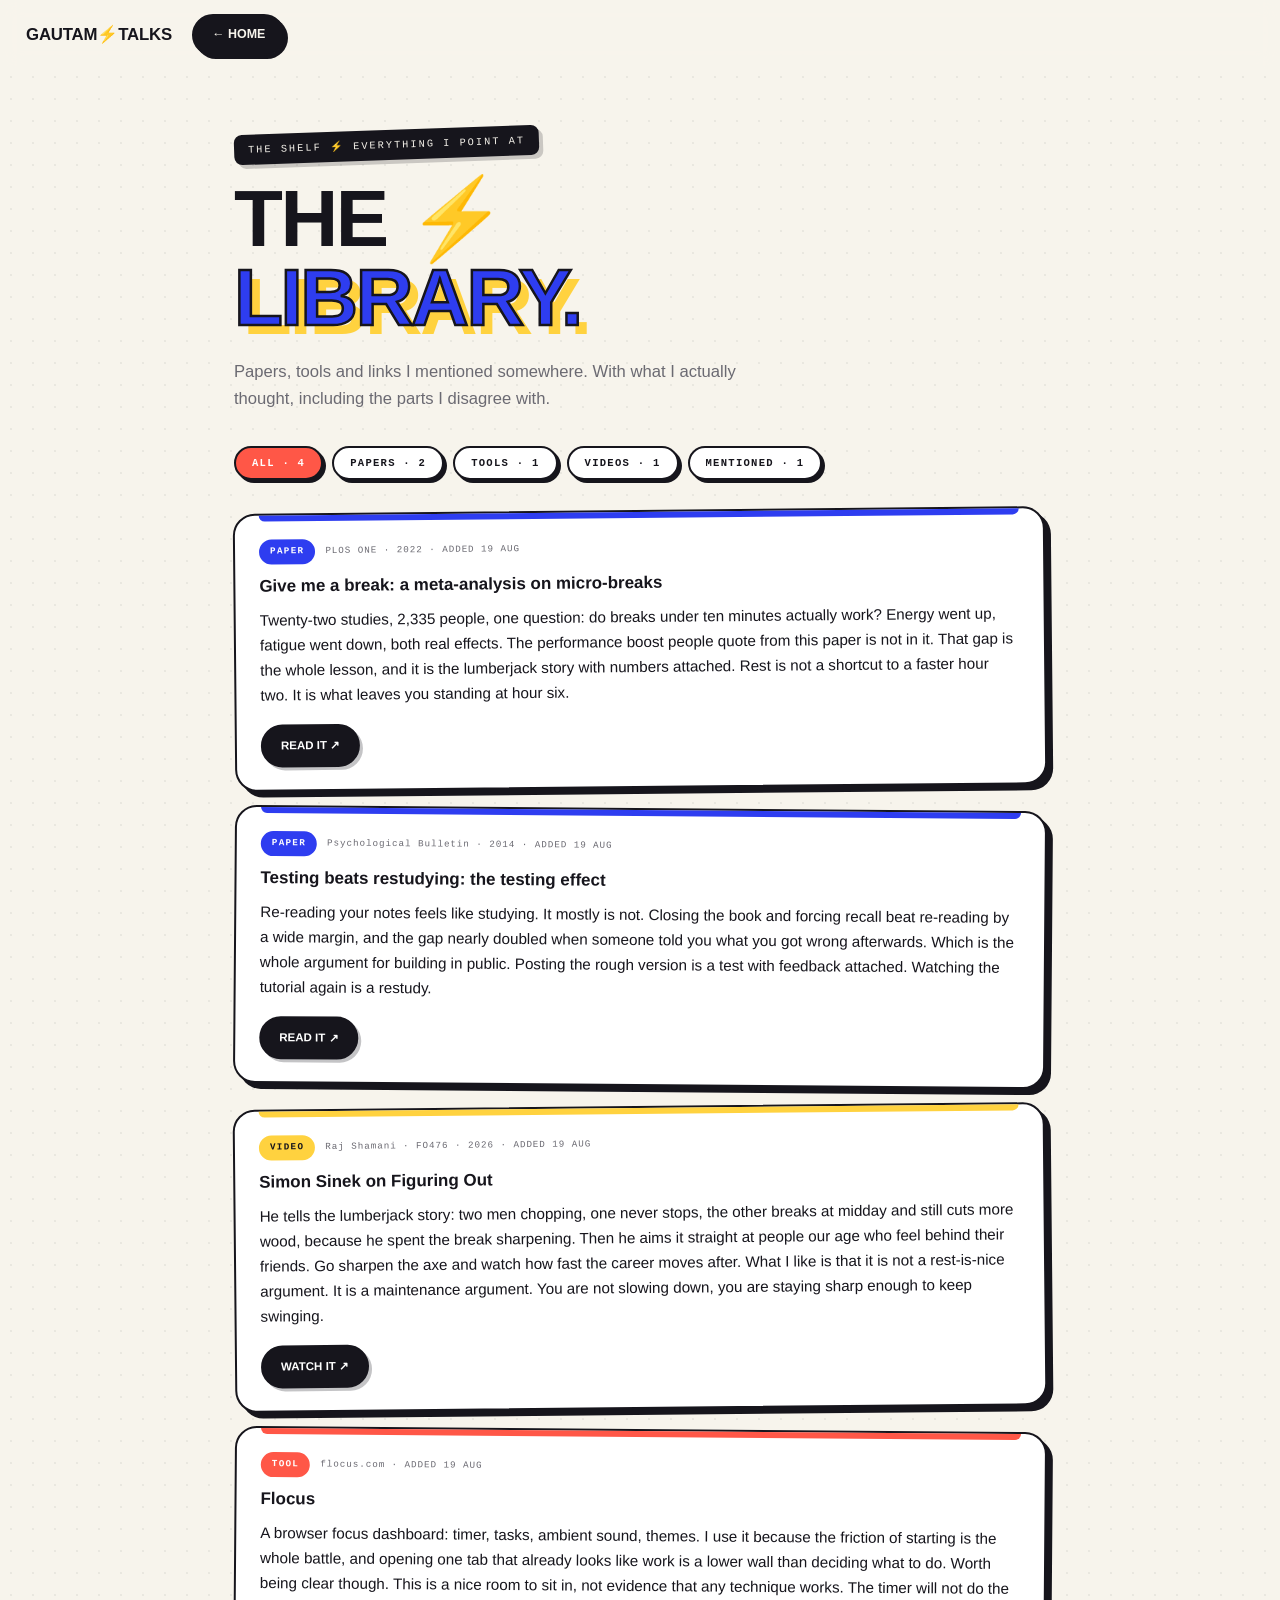
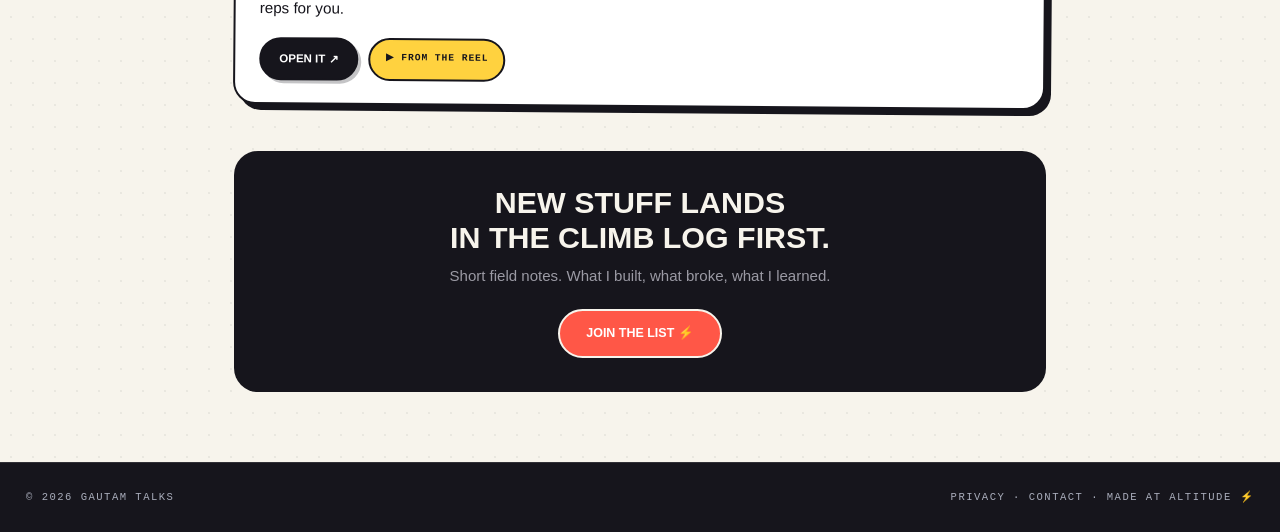
<file: library/index.html>
<!doctype html>
<html lang="en">
<head>
<meta charset="utf-8">
<meta http-equiv="Content-Security-Policy" content="default-src 'none'; script-src 'self'; style-src 'self' https://fonts.googleapis.com 'unsafe-inline'; font-src https://fonts.gstatic.com; img-src 'self' data:; connect-src 'self'; form-action 'none'; base-uri 'none'; object-src 'none'; upgrade-insecure-requests">
<meta name="referrer" content="strict-origin-when-cross-origin">
<meta http-equiv="X-Content-Type-Options" content="nosniff">
<meta name="viewport" content="width=device-width, initial-scale=1">
<title>The Library · Gautam Talks</title>
<meta name="description" content="Papers, tools and links Gautam Talks mentioned somewhere, with what he actually thought about each one.">
<link rel="canonical" href="https://gautamtalks.com/library/">
<meta property="og:title" content="The Library · Gautam Talks">
<meta property="og:description" content="Papers, tools and links I mentioned somewhere. With what I actually thought.">
<meta property="og:url" content="https://gautamtalks.com/library/">
<meta property="og:type" content="website">
<link rel="icon" href="data:image/svg+xml,%3Csvg xmlns='http://www.w3.org/2000/svg' viewBox='0 0 100 100'%3E%3Crect width='100' height='100' rx='22' fill='%2316151c'/%3E%3Ctext x='50' y='72' font-size='60' text-anchor='middle'%3E%E2%9A%A1%3C/text%3E%3C/svg%3E">
<link rel="preconnect" href="https://fonts.googleapis.com">
<link rel="preconnect" href="https://fonts.gstatic.com" crossorigin>
<link href="https://fonts.googleapis.com/css2?family=Unbounded:wght@500;700;900&family=Space+Grotesk:wght@400;500;700&family=JetBrains+Mono:wght@400;600&display=swap" rel="stylesheet">
<link rel="stylesheet" href="../styles.css">
<link rel="stylesheet" href="library.css">
</head>
<body>

<nav class="topbar">
  <a class="logo" href="../" style="text-decoration:none">GAUTAM<span class="bolt">⚡</span>TALKS</a>
  <a class="navlink" href="../">← HOME</a>
</nav>

<main class="lib-main">

  <section class="lib-head">
    <span class="lib-eyebrow">THE SHELF ⚡ EVERYTHING I POINT AT</span>
    <h1 class="lib-h1">THE ⚡<br><span class="lib-hi">LIBRARY.</span></h1>
    <p class="lib-lede">Papers, tools and links I mentioned somewhere. With what I actually thought, including the parts I disagree with.</p>
  </section>

  <nav class="lib-filters" id="libFilters" aria-label="Filter the library"></nav>

  <section class="lib-rows" id="libRows" aria-live="polite"></section>

  <p class="lib-empty" id="libEmpty" hidden>Nothing under that filter yet. Try ALL.</p>

  <section class="lib-foot">
    <h2 class="lib-foot-h">NEW STUFF LANDS<br>IN THE CLIMB LOG FIRST.</h2>
    <p class="lib-foot-p">Short field notes. What I built, what broke, what I learned.</p>
    <a class="lib-foot-cta" href="../hub/">JOIN THE LIST ⚡</a>
  </section>

</main>

<footer>
  <span>© <span id="yr">2026</span> GAUTAM TALKS</span>
  <span class="foot-links"><a href="../privacy/">PRIVACY</a> · <a href="../contact/">CONTACT</a> · MADE AT ALTITUDE ⚡</span>
</footer>

<script src="../foot.js"></script>
<script src="library.js"></script>
</body>
</html>
</file>
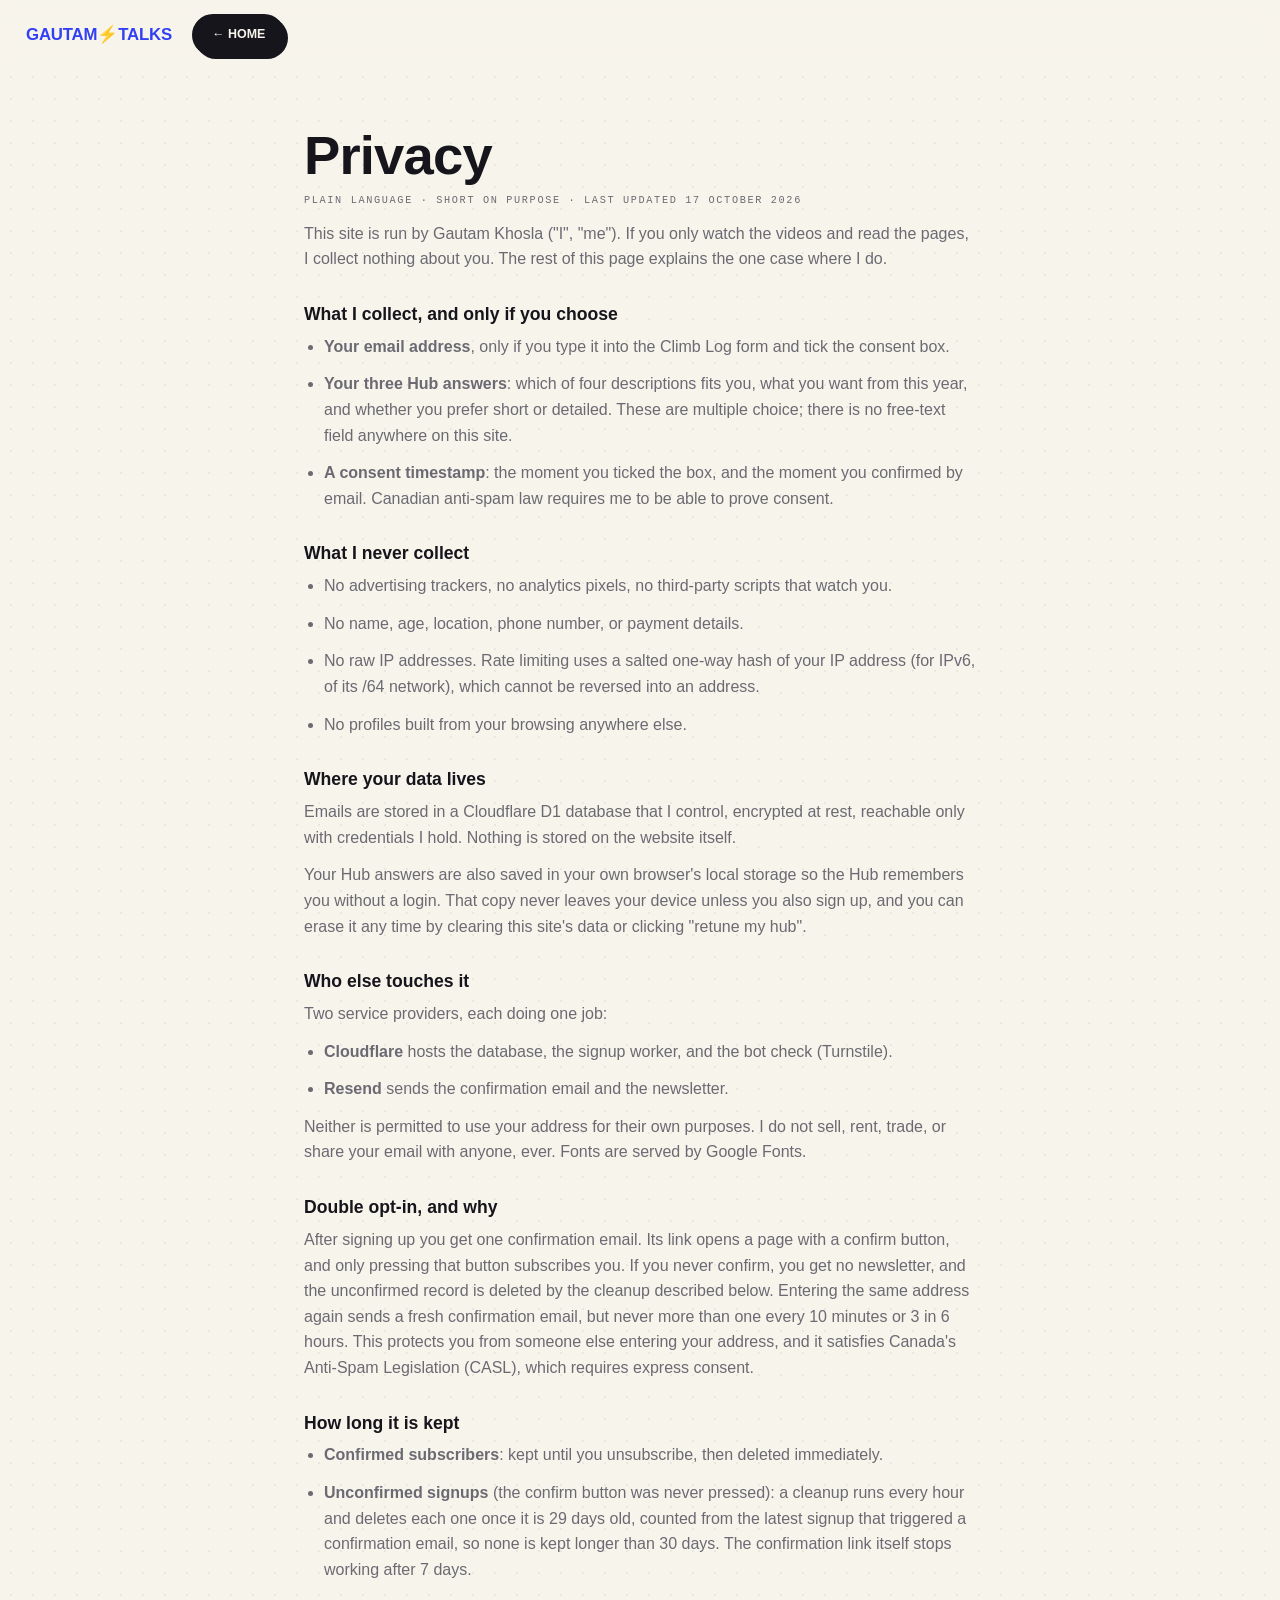
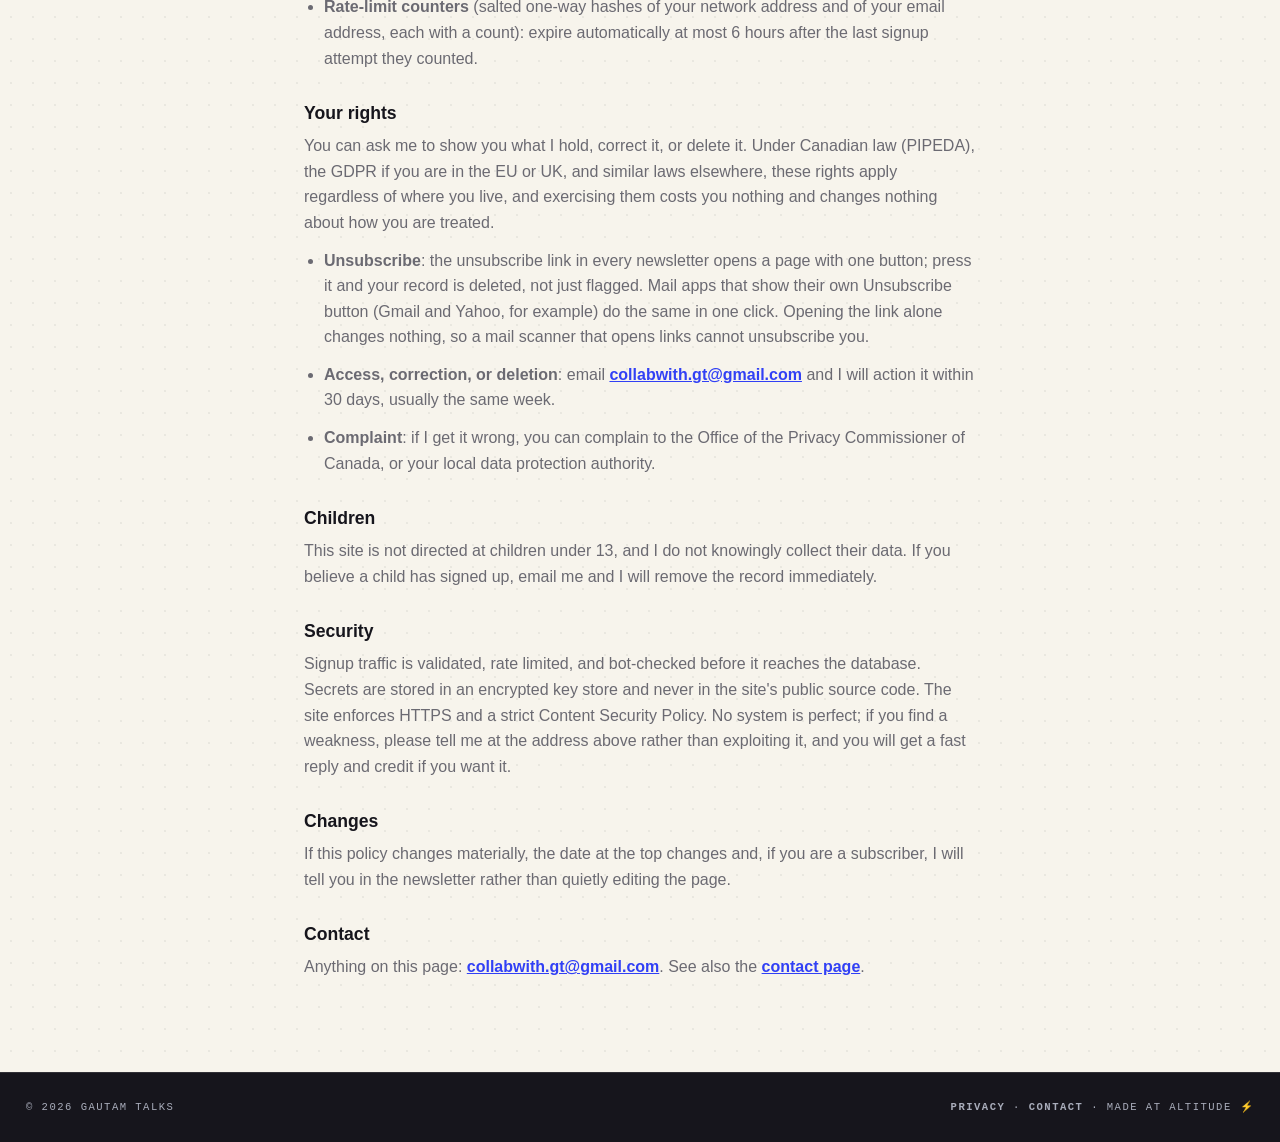
<file: privacy/index.html>
<!doctype html>
<html lang="en">
<head>
<meta charset="utf-8">
<meta http-equiv="Content-Security-Policy" content="default-src 'none'; script-src 'self' https://challenges.cloudflare.com; style-src 'self' https://fonts.googleapis.com 'unsafe-inline'; font-src https://fonts.gstatic.com; img-src 'self' data: https://i.ytimg.com; connect-src 'self' https://gautamtalks-signup.developwith-gt.workers.dev https://challenges.cloudflare.com; frame-src https://challenges.cloudflare.com; form-action 'none'; base-uri 'none'; object-src 'none'; manifest-src 'self'; worker-src 'none'; upgrade-insecure-requests">
<meta name="referrer" content="strict-origin-when-cross-origin">
<meta http-equiv="X-Content-Type-Options" content="nosniff">
<meta name="viewport" content="width=device-width, initial-scale=1">
<title>Privacy · Gautam Talks</title>
<meta name="description" content="What Gautam Talks collects, why, and how to get rid of it.">
<link rel="canonical" href="https://gautamtalks.com/privacy/">
<meta name="robots" content="index,follow">
<link rel="icon" href="data:image/svg+xml,%3Csvg xmlns='http://www.w3.org/2000/svg' viewBox='0 0 100 100'%3E%3Crect width='100' height='100' rx='22' fill='%2316151c'/%3E%3Ctext x='50' y='72' font-size='60' text-anchor='middle'%3E%E2%9A%A1%3C/text%3E%3C/svg%3E">
<link href="https://fonts.googleapis.com/css2?family=Unbounded:wght@700;900&family=Space+Grotesk:wght@400;700&family=JetBrains+Mono:wght@400&display=swap" rel="stylesheet">
<link rel="stylesheet" href="../styles.css">
<style>
main{max-width:720px;margin:0 auto;padding:130px 24px 80px}
h1{font-family:var(--disp);font-weight:900;font-size:clamp(2rem,6vw,3.4rem);margin-bottom:10px}
h2{font-family:var(--disp);font-weight:700;font-size:1.1rem;margin:34px 0 10px}
p,li{color:var(--mute);margin-bottom:12px}
ul{padding-left:20px}
a{color:var(--cobalt);font-weight:600}
.upd{font-family:var(--mono);font-size:.64rem;letter-spacing:.16em;color:var(--mute)}
</style>
</head>
<body>
<nav class="topbar"><a class="logo" href="../" style="text-decoration:none">GAUTAM<span class="bolt">⚡</span>TALKS</a><a class="navlink" href="../">← HOME</a></nav>
<main>
<h1>Privacy</h1>
<p class="upd">PLAIN LANGUAGE · SHORT ON PURPOSE · LAST UPDATED 17 OCTOBER 2026</p>

<p>This site is run by Gautam Khosla ("I", "me"). If you only watch the videos and read the pages, I collect nothing about you. The rest of this page explains the one case where I do.</p>

<h2>What I collect, and only if you choose</h2>
<ul>
<li><strong>Your email address</strong>, only if you type it into the Climb Log form and tick the consent box.</li>
<li><strong>Your three Hub answers</strong>: which of four descriptions fits you, what you want from this year, and whether you prefer short or detailed. These are multiple choice; there is no free-text field anywhere on this site.</li>
<li><strong>A consent timestamp</strong>: the moment you ticked the box, and the moment you confirmed by email. Canadian anti-spam law requires me to be able to prove consent.</li>
</ul>

<h2>What I never collect</h2>
<ul>
<li>No advertising trackers, no analytics pixels, no third-party scripts that watch you.</li>
<li>No name, age, location, phone number, or payment details.</li>
<li>No raw IP addresses. Rate limiting uses a salted one-way hash of your IP address (for IPv6, of its /64 network), which cannot be reversed into an address.</li>
<li>No profiles built from your browsing anywhere else.</li>
</ul>

<h2>Where your data lives</h2>
<p>Emails are stored in a Cloudflare D1 database that I control, encrypted at rest, reachable only with credentials I hold. Nothing is stored on the website itself.</p>
<p>Your Hub answers are also saved in your own browser's local storage so the Hub remembers you without a login. That copy never leaves your device unless you also sign up, and you can erase it any time by clearing this site's data or clicking "retune my hub".</p>

<h2>Who else touches it</h2>
<p>Two service providers, each doing one job:</p>
<ul>
<li><strong>Cloudflare</strong> hosts the database, the signup worker, and the bot check (Turnstile).</li>
<li><strong>Resend</strong> sends the confirmation email and the newsletter.</li>
</ul>
<p>Neither is permitted to use your address for their own purposes. I do not sell, rent, trade, or share your email with anyone, ever. Fonts are served by Google Fonts.</p>

<h2>Double opt-in, and why</h2>
<p>After signing up you get one confirmation email. Its link opens a page with a confirm button, and only pressing that button subscribes you. If you never confirm, you get no newsletter, and the unconfirmed record is deleted by the cleanup described below. Entering the same address again sends a fresh confirmation email, but never more than one every 10 minutes or 3 in 6 hours. This protects you from someone else entering your address, and it satisfies Canada's Anti-Spam Legislation (CASL), which requires express consent.</p>

<h2>How long it is kept</h2>
<ul>
<li><strong>Confirmed subscribers</strong>: kept until you unsubscribe, then deleted immediately.</li>
<li><strong>Unconfirmed signups</strong> (the confirm button was never pressed): a cleanup runs every hour and deletes each one once it is 29 days old, counted from the latest signup that triggered a confirmation email, so none is kept longer than 30 days. The confirmation link itself stops working after 7 days.</li>
<li><strong>Rate-limit counters</strong> (salted one-way hashes of your network address and of your email address, each with a count): expire automatically at most 6 hours after the last signup attempt they counted.</li>
</ul>

<h2>Your rights</h2>
<p>You can ask me to show you what I hold, correct it, or delete it. Under Canadian law (PIPEDA), the GDPR if you are in the EU or UK, and similar laws elsewhere, these rights apply regardless of where you live, and exercising them costs you nothing and changes nothing about how you are treated.</p>
<ul>
<li><strong>Unsubscribe</strong>: the unsubscribe link in every newsletter opens a page with one button; press it and your record is deleted, not just flagged. Mail apps that show their own Unsubscribe button (Gmail and Yahoo, for example) do the same in one click. Opening the link alone changes nothing, so a mail scanner that opens links cannot unsubscribe you.</li>
<li><strong>Access, correction, or deletion</strong>: email <a href="mailto:collabwith.gt@gmail.com">collabwith.gt@gmail.com</a> and I will action it within 30 days, usually the same week.</li>
<li><strong>Complaint</strong>: if I get it wrong, you can complain to the Office of the Privacy Commissioner of Canada, or your local data protection authority.</li>
</ul>

<h2>Children</h2>
<p>This site is not directed at children under 13, and I do not knowingly collect their data. If you believe a child has signed up, email me and I will remove the record immediately.</p>

<h2>Security</h2>
<p>Signup traffic is validated, rate limited, and bot-checked before it reaches the database. Secrets are stored in an encrypted key store and never in the site's public source code. The site enforces HTTPS and a strict Content Security Policy. No system is perfect; if you find a weakness, please tell me at the address above rather than exploiting it, and you will get a fast reply and credit if you want it.</p>

<h2>Changes</h2>
<p>If this policy changes materially, the date at the top changes and, if you are a subscriber, I will tell you in the newsletter rather than quietly editing the page.</p>

<h2>Contact</h2>
<p>Anything on this page: <a href="mailto:collabwith.gt@gmail.com">collabwith.gt@gmail.com</a>. See also the <a href="../contact/">contact page</a>.</p>
</main>
<footer><span>© 2026 GAUTAM TALKS</span><span class="foot-links"><a href="../privacy/">PRIVACY</a> · <a href="../contact/">CONTACT</a> · MADE AT ALTITUDE ⚡</span></footer>
</body>
</html>
</file>
<file: styles.css>
/* GAUTAM TALKS v4 · THE ASCENT, poster series
   paper #F7F4EC · ink #16151C · cobalt #3140F5 · sun #FFCE3A · coral #FF5A48 */
:root{
  --paper:#f7f4ec; --ink:#16151c; --cobalt:#3140f5; --sun:#ffce3a; --coral:#ff5a48;
  --sky:#e9ecff; --blush:#ffe9f1; --suntint:#fff3c8; --mute:#6b6a72; --card:#fff;
  --disp:"Bricolage Grotesque",sans-serif; --body:"Space Grotesk",sans-serif; --mono:"JetBrains Mono",monospace;
  --soft:0 18px 44px rgba(22,21,28,.14);
  --r:26px;
}
body[data-day="0"]{--cobalt:#d63384} body[data-day="2"]{--cobalt:#0e9f6e}
body[data-day="3"]{--cobalt:#0891b2} body[data-day="4"]{--cobalt:#7c3aed}
body[data-day="5"]{--cobalt:#ea580c} body[data-day="6"]{--cobalt:#4338ca}

*{margin:0;box-sizing:border-box}
html{scroll-behavior:smooth}
body{background:var(--paper);color:var(--ink);font-family:var(--body);line-height:1.6;overflow-x:hidden}
a{color:inherit}
::selection{background:var(--sun)}
.wrap{max-width:1150px;margin:0 auto;padding:0 26px;position:relative}

/* ---- topbar with elevation track ---- */
.topbar{position:fixed;top:0;left:0;right:0;z-index:50;display:flex;align-items:center;gap:20px;padding:14px 26px 12px;background:rgba(247,244,236,.88);backdrop-filter:blur(10px)}
.logo{font-family:var(--disp);font-weight:800;font-size:1.05rem;letter-spacing:-.01em}
.bolt{color:var(--cobalt)}
.elev{margin-left:auto}
.elev-label{font-family:var(--mono);font-size:.66rem;letter-spacing:.14em;color:var(--mute)}
.navlink{font-family:var(--disp);font-weight:700;font-size:.78rem;text-decoration:none;background:var(--ink);color:var(--paper);padding:9px 18px;border-radius:999px;transition:transform .18s cubic-bezier(.34,1.56,.64,1),background .18s}
.navlink:hover{transform:scale(1.06) rotate(-1deg);background:var(--cobalt)}
.elev-track{position:absolute;left:0;right:0;bottom:-3px;height:3px;background:rgba(22,21,28,.1)}
.elev-track::before{content:"";position:absolute;inset:0;transform-origin:left;transform:scaleX(var(--p,0));background:linear-gradient(90deg,var(--cobalt),var(--coral))}
.elev-bolt{position:absolute;left:calc(var(--p,0)*100%);top:50%;translate:-50% -58%;font-size:.95rem;filter:drop-shadow(0 2px 4px rgba(22,21,28,.3))}

/* ---- color bands ---- */
.band{padding:120px 0 110px}
.band-paper{background:var(--paper)}
.band-sun{background:var(--suntint)}
.band-sky{background:var(--sky)}
.band-blush{background:var(--blush)}
.band-ink{background:var(--ink);color:var(--paper)}

.band-head{margin-bottom:52px;max-width:640px}
h2{font-family:var(--disp);font-weight:800;font-size:clamp(2.2rem,6vw,4rem);line-height:1.02;letter-spacing:-.03em}
.h-out{color:transparent;-webkit-text-stroke:2.5px currentColor}
.band-ink .h-out{-webkit-text-stroke-color:var(--paper)}
.band-sub{color:var(--mute);margin-top:14px;font-size:1.02rem}
.band-ink .band-sub{color:#a9adbb}

/* ---- hero ---- */
.hero{padding:150px 0 90px;min-height:100vh;display:flex;align-items:center}
.hero-wrap{display:grid;gap:56px;align-items:center;width:100%}
@media(min-width:940px){.hero-wrap{grid-template-columns:1.05fr .95fr}}
.eyebrow{font-family:var(--mono);font-size:.72rem;letter-spacing:.24em;color:var(--cobalt);margin-bottom:22px;font-weight:600}
h1{font-family:var(--disp);font-weight:800;font-size:clamp(3.4rem,9.5vw,7.6rem);line-height:.96;letter-spacing:-.04em;display:flex;flex-direction:column}
.hr{opacity:0;transform:translateY(46px);animation:up .75s cubic-bezier(.2,.8,.2,1) forwards}
.hr:nth-child(2){animation-delay:.1s}.hr:nth-child(3){animation-delay:.2s}.hr:nth-child(4){animation-delay:.3s}
@keyframes up{to{opacity:1;transform:none}}
.fill-cobalt{color:var(--cobalt)}
.fill-coral{color:var(--coral)}
.lede{max-width:520px;font-size:1.12rem;margin:28px 0 34px}
.cta-row{display:flex;gap:14px;flex-wrap:wrap}
.cta-center{justify-content:center}
.cta{font-family:var(--disp);font-weight:700;font-size:.86rem;letter-spacing:.01em;text-decoration:none;padding:17px 30px;border-radius:999px;transition:transform .2s cubic-bezier(.34,1.56,.64,1),box-shadow .2s;box-shadow:var(--soft)}
.cta:hover{transform:translateY(-4px) rotate(-.6deg);box-shadow:0 26px 56px rgba(22,21,28,.22)}
.cta:active{transform:translateY(0)}
.cta-ink{background:var(--ink);color:var(--paper)}
.cta-line{background:transparent;border:2.5px solid var(--ink);box-shadow:none}
.cta-line:hover{background:var(--ink);color:var(--paper)}
.cta-sun{background:var(--sun);color:var(--ink)}
.cta-paper{background:var(--paper);color:var(--ink)}

.hero-photo{position:relative;justify-self:center;width:100%;max-width:440px}
.hero-photo img{width:100%;height:auto;display:block;border-radius:32px;rotate:-2deg;box-shadow:0 30px 70px rgba(22,21,28,.25);transition:rotate .3s cubic-bezier(.34,1.56,.64,1)}
.hero-photo:hover img{rotate:0deg}
.chip{position:absolute;font-family:var(--mono);font-size:.62rem;font-weight:600;letter-spacing:.1em;padding:10px 16px;border-radius:999px;box-shadow:var(--soft);white-space:nowrap}
.chip-sun{background:var(--sun);color:var(--ink)}
.chip-cobalt{background:var(--cobalt);color:#fff}
.chip-coral{background:var(--coral);color:#fff}
.c1{top:8%;left:-8%;rotate:-6deg}
.c2{top:44%;right:-10%;rotate:4deg}
.c3{bottom:9%;left:-5%;rotate:3deg}
@media(max-width:939px){.c1{left:0}.c2{right:0}.c3{left:0}}
.floatbolt{position:absolute;font-size:2rem;opacity:.9;pointer-events:none;animation:floaty 5s ease-in-out infinite}
.fb1{top:6%;right:4%;font-size:2.6rem;animation-delay:.4s}
.fb2{bottom:14%;right:44%;animation-delay:1.4s}
.fb3{top:38%;left:-2%;font-size:1.5rem;animation-delay:2.2s}
@keyframes floaty{50%{transform:translateY(-16px) rotate(8deg)}}

/* ---- tape ---- */
.tapeband{overflow:hidden;background:var(--ink);color:var(--paper);transform:rotate(-1.2deg);margin:-26px -8vw 0;position:relative;z-index:5}
.tape-in{display:flex;white-space:nowrap;font-family:var(--disp);font-weight:700;font-size:clamp(.9rem,2vw,1.2rem);padding:14px 0;animation:mq 26s linear infinite}
.tape-in span{padding-right:2rem}
@keyframes mq{to{transform:translateX(-50%)}}
.tapeband:hover .tape-in{animation-play-state:paused}

/* ---- latest ---- */
.latest-grid{display:grid;gap:24px}
@media(min-width:880px){.latest-grid{grid-template-columns:1.4fr 1fr}}
.latest-main{border-radius:var(--r);overflow:hidden;box-shadow:var(--soft);background:#000;aspect-ratio:16/9;position:relative}
.latest-main iframe,.latest-main img{position:absolute;inset:0;width:100%;height:100%;border:0;object-fit:cover}
.latest-main a{position:absolute;inset:0;display:flex;align-items:flex-end}
.latest-main .lm-title{width:100%;padding:60px 24px 20px;background:linear-gradient(transparent,rgba(0,0,0,.8));color:#fff;font-weight:700;font-size:1.15rem}
.latest-side{display:flex;flex-direction:column;gap:24px}
.latest-item{display:grid;grid-template-columns:150px 1fr;gap:16px;background:var(--card);border-radius:20px;overflow:hidden;text-decoration:none;box-shadow:var(--soft);transition:transform .2s cubic-bezier(.34,1.56,.64,1)}
.latest-item:hover{transform:translateY(-4px) rotate(-.4deg)}
.latest-item img{width:100%;height:100%;object-fit:cover;display:block;background:#ddd}
.latest-item h3{font-weight:700;font-size:.95rem;line-height:1.35;padding:14px 16px 4px}
.latest-item time{font-family:var(--mono);font-size:.62rem;color:var(--mute);letter-spacing:.12em;padding:0 16px 14px;display:block}

/* ---- steps ---- */
.steps{display:grid;gap:24px}
@media(min-width:840px){.steps{grid-template-columns:repeat(3,1fr)}
  .steps .step:nth-child(1){rotate:-1.4deg}
  .steps .step:nth-child(2){rotate:1.2deg;translate:0 22px}
  .steps .step:nth-child(3){rotate:-.8deg}}
.step{border-radius:var(--r);padding:30px 28px 26px;text-decoration:none;display:flex;flex-direction:column;gap:12px;box-shadow:var(--soft);transition:transform .22s cubic-bezier(.34,1.56,.64,1),box-shadow .22s}
.step:hover{transform:translateY(-8px) rotate(0deg) scale(1.02);box-shadow:0 30px 60px rgba(22,21,28,.24)}
.step-cobalt{background:var(--cobalt);color:#fff}
.step-coral{background:var(--coral);color:#fff}
.step-ink{background:var(--ink);color:var(--paper)}
.step-no{font-family:var(--disp);font-weight:800;font-size:2.6rem;opacity:.35;letter-spacing:-.04em}
.step h3{font-family:var(--disp);font-weight:700;font-size:1.25rem;line-height:1.25;letter-spacing:-.01em}
.step p{opacity:.85;font-size:.94rem;flex:1}
.step-go{font-family:var(--mono);font-size:.66rem;font-weight:600;letter-spacing:.16em}

/* ---- hub ---- */
.hub-grid{display:grid;gap:22px}
@media(min-width:840px){.hub-grid{grid-template-columns:repeat(3,1fr)}}
.hub-card{position:relative;background:var(--card);border-radius:var(--r);padding:26px;box-shadow:var(--soft);display:flex;flex-direction:column;gap:10px;border-top:6px solid var(--accent,var(--cobalt));transition:transform .2s cubic-bezier(.34,1.56,.64,1)}
.hub-card:hover{transform:translateY(-5px)}
.hub-icon{font-size:1.6rem}
.hub-card h3{font-family:var(--disp);font-weight:700;font-size:1.02rem;letter-spacing:-.01em}
.hub-card p{color:var(--mute);font-size:.9rem;flex:1}
.hub-links{display:flex;flex-direction:column;gap:8px}
.hub-links a{font-size:.92rem;font-weight:600;color:var(--cobalt);text-decoration:none;width:fit-content;border-bottom:2px solid transparent}
.hub-links a:hover{border-bottom-color:var(--cobalt)}
.hub-cta{font-family:var(--disp);font-weight:700;font-size:.76rem;text-decoration:none;color:#fff;background:var(--accent,var(--cobalt));border-radius:999px;padding:12px 20px;width:fit-content;box-shadow:var(--soft);transition:transform .18s}
.hub-cta:hover{transform:translateY(-3px) rotate(-1deg)}
.hub-soon{position:absolute;top:16px;right:16px;font-family:var(--mono);font-size:.56rem;letter-spacing:.14em;font-weight:600;background:var(--ink);color:var(--paper);padding:5px 11px;border-radius:999px}
.hub-wide{grid-column:1/-1}
.nl-form{display:flex;gap:12px;flex-wrap:wrap}
.nl-form input{flex:1;min-width:210px;font-family:var(--body);font-size:.98rem;padding:14px 18px;border:2.5px solid var(--ink);border-radius:999px;background:#fff;color:var(--ink)}
.nl-form input:focus{outline:3px solid var(--cobalt);outline-offset:2px}
.nl-form button{font-family:var(--disp);font-weight:700;font-size:.8rem;background:var(--coral);color:#fff;border:0;border-radius:999px;padding:14px 26px;cursor:pointer;box-shadow:var(--soft);transition:transform .18s}
.nl-form button:hover{transform:translateY(-3px) rotate(1deg)}
.nl-note{font-family:var(--mono);font-size:.58rem;letter-spacing:.1em;color:var(--mute)}

/* ---- trails ---- */
.trails{display:grid;gap:22px}
@media(min-width:760px){.trails{grid-template-columns:1fr 1fr}}
.trail{background:var(--card);border-radius:var(--r);padding:30px;display:flex;flex-direction:column;gap:8px;text-decoration:none;box-shadow:var(--soft);transition:transform .22s cubic-bezier(.34,1.56,.64,1),background .22s,color .22s}
.trail:hover{transform:translateY(-6px) rotate(-.5deg);background:var(--brand);color:#fff}
.trail:hover .trail-job{color:rgba(255,255,255,.85)}
.trail-logo{width:34px;height:34px;margin-bottom:6px}
.trail-name{font-family:var(--disp);font-weight:800;font-size:1.3rem;letter-spacing:-.01em}
.trail-job{color:var(--mute);font-size:.94rem;transition:color .22s}
.worknote{margin-top:30px;color:var(--mute);font-size:.9rem}
.worknote a{color:var(--cobalt);font-weight:600}

/* ---- summit ---- */
.summit{text-align:center;padding:150px 0 140px}
.summit-line{font-family:var(--disp);font-weight:800;font-size:clamp(2.6rem,9vw,6.4rem);letter-spacing:-.03em}
.s-bolt{display:inline-block;color:var(--sun);animation:floaty 4s ease-in-out infinite}
.summit-sub{color:#a9adbb;margin:20px auto 40px;max-width:460px;font-size:1.05rem}

footer{display:flex;justify-content:space-between;flex-wrap:wrap;gap:10px;padding:26px;background:var(--ink);color:#a9adbb;font-family:var(--mono);font-size:.66rem;letter-spacing:.14em;border-top:1px solid rgba(247,244,236,.12)}

/* reveals */
.band .wrap>*{opacity:0;transform:translateY(26px);transition:opacity .7s cubic-bezier(.2,.8,.2,1),transform .7s cubic-bezier(.2,.8,.2,1)}
.band.on .wrap>*{opacity:1;transform:none}
.band.on .wrap>*:nth-child(2){transition-delay:.1s}
.hero .wrap>*{opacity:1;transform:none}

@media(prefers-reduced-motion:reduce){
  *,*::before,*::after{animation:none!important;transition:none!important}
  .band .wrap>*,.hr{opacity:1;transform:none}
}
:focus-visible{outline:3px solid var(--cobalt);outline-offset:3px}

/* ===== v4.1 ENERGY LAYER · v3.1 punch on v4 bones ===== */
:root{--disp:"Unbounded",sans-serif;--hard:7px 7px 0 var(--ink)}

body{background-image:radial-gradient(rgba(22,21,28,.06) 1px,transparent 1px);background-size:22px 22px}
.band-ink{background-image:radial-gradient(rgba(247,244,236,.05) 1px,transparent 1px)}

/* titles: loud again */
h1{font-weight:900;letter-spacing:-.015em}
.fill-cobalt{-webkit-text-stroke:2.5px var(--ink);text-shadow:9px 9px 0 var(--sun)}
.fill-coral{-webkit-text-stroke:2.5px var(--ink);text-shadow:9px 9px 0 var(--sun)}
h2{font-weight:900;letter-spacing:0}
.h-out{-webkit-text-stroke-width:3px;position:relative}
.band-head h2{display:inline-block;rotate:-1deg}
.band-sub{font-weight:500}

/* camp marks return as tilted stamps */
.band-head::before{content:attr(data-mark);font-family:var(--mono);font-size:.64rem;letter-spacing:.2em;font-weight:600;background:var(--ink);color:var(--paper);padding:7px 14px;border-radius:8px;display:inline-block;rotate:-2deg;margin-bottom:18px;box-shadow:4px 4px 0 rgba(22,21,28,.2)}

/* chunky ink borders + hard shadows on everything interactive */
.cta{border:2.5px solid var(--ink);box-shadow:var(--hard);border-radius:999px}
.cta:hover{transform:translate(-3px,-3px) rotate(-.6deg);box-shadow:10px 10px 0 var(--ink)}
.cta:active{transform:translate(2px,2px);box-shadow:3px 3px 0 var(--ink)}
.band-ink .cta{border-color:var(--paper);box-shadow:7px 7px 0 rgba(247,244,236,.9)}
.band-ink .cta:hover{box-shadow:10px 10px 0 rgba(247,244,236,.9)}
.navlink{border:2.5px solid var(--ink);box-shadow:3px 3px 0 var(--ink)}
.navlink:hover{transform:translate(-2px,-2px);box-shadow:5px 5px 0 var(--ink);background:var(--cobalt)}

.hero-photo img{border:3px solid var(--ink);box-shadow:12px 12px 0 var(--ink);rotate:-2deg}
.hero-photo:hover img{rotate:-.5deg;box-shadow:16px 16px 0 var(--ink)}
.chip{border:2.5px solid var(--ink);box-shadow:4px 4px 0 var(--ink);font-weight:600}
.floatbolt{font-size:2.4rem;filter:drop-shadow(3px 3px 0 rgba(22,21,28,.25))}
.fb1{font-size:3.2rem}

.latest-main{border:3px solid var(--ink);box-shadow:var(--hard);border-radius:24px}
.latest-item{border:2.5px solid var(--ink);box-shadow:6px 6px 0 var(--ink)}
.latest-item:hover{transform:translate(-3px,-3px) rotate(-.4deg);box-shadow:9px 9px 0 var(--ink)}

.step{border:3px solid var(--ink);box-shadow:var(--hard)}
.step:hover{transform:translate(-4px,-4px) rotate(0deg);box-shadow:12px 12px 0 var(--ink)}
.step-no{opacity:1;color:transparent;-webkit-text-stroke:2px currentColor;font-size:3.2rem}
.step-cobalt .step-no,.step-coral .step-no{-webkit-text-stroke-color:rgba(255,255,255,.6)}
.step-ink .step-no{-webkit-text-stroke-color:rgba(247,244,236,.5)}
.step h3{font-weight:700}

.hub-card{border:2.5px solid var(--ink);border-top-width:2.5px;box-shadow:6px 6px 0 var(--ink)}
.hub-card:hover{transform:translate(-3px,-3px);box-shadow:9px 9px 0 var(--ink)}
.hub-card{border-top:2.5px solid var(--ink)}
.hub-card::before{content:"";position:absolute;top:0;left:24px;right:24px;height:6px;background:var(--accent,var(--cobalt));border-radius:0 0 6px 6px}
.hub-cta{border:2.5px solid var(--ink);box-shadow:4px 4px 0 var(--ink)}
.hub-cta:hover{transform:translate(-2px,-2px) rotate(-1deg);box-shadow:6px 6px 0 var(--ink)}
.nl-form input{border-radius:14px}
.nl-form button{border:2.5px solid var(--ink);border-radius:14px;box-shadow:4px 4px 0 var(--ink)}
.nl-form button:hover{transform:translate(-2px,-2px);box-shadow:6px 6px 0 var(--ink)}
.hub-soon{rotate:3deg}

.trail{border:2.5px solid var(--ink);box-shadow:var(--hard)}
.trail:hover{transform:translate(-4px,-4px) rotate(-.5deg);box-shadow:11px 11px 0 var(--ink)}
.trail-name{font-weight:900}

.tapeband{border-top:3px solid var(--ink);border-bottom:3px solid var(--ink);transform:rotate(-1.6deg)}
.tape-in{font-weight:900;font-size:clamp(1rem,2.4vw,1.45rem);padding:16px 0}

.summit-line{font-weight:900;text-shadow:10px 10px 0 rgba(49,64,245,.55)}
.s-bolt{text-shadow:none;filter:drop-shadow(4px 4px 0 rgba(247,244,236,.25))}

.elev-track{height:5px;bottom:-5px}
.elev-bolt{font-size:1.15rem}
.band-head:not([data-mark])::before{display:none}
.band-head::before{content:attr(data-mark)}

/* ===== v4.2 VOLTAGE LAYER ===== */
/* zigzag dividers: colored to the band ABOVE, sitting on the band below */
.zz{height:26px;margin-top:-1px;position:relative;z-index:4;
  -webkit-mask:conic-gradient(from -45deg at 50% 100%,#000 90deg,transparent 0) 0 0/34px 100% repeat-x;
  mask:conic-gradient(from -45deg at 50% 100%,#000 90deg,transparent 0) 0 0/34px 100% repeat-x}
.zz-sun{background:var(--suntint)}
.zz-paper{background:var(--paper)}
.zz-sky{background:var(--sky)}
.zz-blush{background:var(--blush)}
.zz-sun,.zz-paper,.zz-sky,.zz-blush{transform:translateY(-100%)}
.band-sun{position:relative}.band-paper{position:relative}.band-sky{position:relative}.band-blush{position:relative}
/* place each zig at top of following band, colored like previous band */
.zz{margin-bottom:-26px}

/* NOW ticker: reversed cobalt strip */
.tape-now{background:var(--cobalt);transform:rotate(1.2deg);border-color:var(--ink)}
.tape-rev{animation-direction:reverse;font-size:clamp(.8rem,1.8vw,1.05rem);letter-spacing:.04em}

/* photo play sticker */
.playbtn{position:absolute;left:50%;top:50%;translate:-50% -50%;width:78px;height:78px;border-radius:50%;background:var(--sun);border:3px solid var(--ink);box-shadow:6px 6px 0 var(--ink);display:grid;place-items:center;font-size:1.6rem;color:var(--ink);rotate:-4deg;transition:transform .2s cubic-bezier(.34,1.56,.64,1)}
.hero-photo:hover .playbtn{transform:scale(1.12) rotate(4deg)}

/* chip idle wiggle + hover pop */
.chip{animation:chipwig 6s ease-in-out infinite}
.c2{animation-delay:1.2s}.c3{animation-delay:2.4s}
@keyframes chipwig{0%,100%{translate:0 0}50%{translate:0 -6px}}
.chip:hover{scale:1.08}

/* step arrow marquee on hover */
.step-go{position:relative;overflow:hidden;height:1.1em}
.step .step-go::after{content:"PRESS PLAY → PRESS PLAY → PRESS PLAY → ";position:absolute;left:0;top:0;white-space:nowrap;opacity:0}
.step:hover .step-go::after{opacity:1;animation:mq 3s linear infinite}
.step:hover .step-go{color:transparent}
.step:hover .step-go::after{color:#fff}
.step-ink:hover .step-go::after{color:var(--sun)}

/* CTA spark particles */
.spark{position:fixed;z-index:999;pointer-events:none;font-size:1.1rem;animation:sparkfly .7s cubic-bezier(.2,.8,.4,1) forwards}
@keyframes sparkfly{to{transform:translate(var(--dx),var(--dy)) rotate(var(--rot));opacity:0}}

/* summit glow */
.summit{position:relative;overflow:hidden}
.summit::before{content:"";position:absolute;left:50%;top:-30%;translate:-50% 0;width:900px;height:900px;border-radius:50%;background:radial-gradient(circle,rgba(49,64,245,.35),transparent 62%);pointer-events:none}
.summit .wrap{position:relative}

@media(prefers-reduced-motion:reduce){.chip,.spark{animation:none!important}}

/* ===== v4.3 FIX + RICHER COLOR + DAILY SYSTEM ===== */
/* BUGFIX: outlined words were stroking with currentColor while transparent */
.h-out{-webkit-text-stroke:3px var(--ink)}
.band-ink .h-out{-webkit-text-stroke:3px var(--paper)}
.fill-cobalt{-webkit-text-stroke:2.5px var(--ink)}
.fill-coral{-webkit-text-stroke:2.5px var(--ink)}
.step-no{-webkit-text-stroke:2px rgba(255,255,255,.75)}
.step-ink .step-no{-webkit-text-stroke:2px rgba(247,244,236,.6)}

/* Brand stays constant: kill the old day-based cobalt swap */
body[data-day="0"],body[data-day="1"],body[data-day="2"],body[data-day="3"],
body[data-day="4"],body[data-day="5"],body[data-day="6"]{--cobalt:#2e3df0}

/* Richer, punchier band tints */
:root{--suntint:#ffe373;--sky:#c9d4ff;--blush:#ffcfe3;--coral:#ff5747;--sun:#ffd23f}
/* Daily weather: each day re-inks the three tint bands (brand colors untouched) */
body[data-day="1"]{--suntint:#ffe373;--sky:#c9d4ff;--blush:#ffcfe3}          /* MON classic */
body[data-day="2"]{--suntint:#d9f2b4;--sky:#c9ecff;--blush:#ffe1c9}          /* TUE meadow */
body[data-day="3"]{--suntint:#ffe1c9;--sky:#d4ccff;--blush:#c9f2e4}          /* WED sunset */
body[data-day="4"]{--suntint:#fff0a8;--sky:#ffd9d1;--blush:#d6e3ff}          /* THU peach */
body[data-day="5"]{--suntint:#ffd9ec;--sky:#d2f4ef;--blush:#ffe9b8}          /* FRI candy */
body[data-day="6"]{--suntint:#e4f0c1;--sky:#ffddc4;--blush:#dcd6ff}          /* SAT trail */
body[data-day="0"]{--suntint:#ffe9b8;--sky:#e2d6ff;--blush:#cfeeff}          /* SUN chill */

/* Steps: equal height, CTA pinned to bottom, connector arrows */
.steps{align-items:stretch}
.step{min-height:100%}
.step-go{margin-top:auto}
@media(min-width:840px){
  .steps{position:relative}
  .steps .step:nth-child(1)::after,.steps .step:nth-child(2)::after{
    content:"→";position:absolute;right:-30px;top:46%;font-family:var(--disp);font-weight:900;
    font-size:2rem;color:var(--ink);rotate:-6deg;text-shadow:3px 3px 0 var(--sun)}
}
.step h3{font-size:1.18rem}

/* Latest: designed poster fallback (no gray iframe box, ever) */
.poster{position:absolute;inset:0;display:flex;flex-direction:column;justify-content:center;align-items:center;gap:16px;background:linear-gradient(145deg,var(--cobalt),#1b27b8);color:#fff;text-decoration:none;text-align:center;padding:24px}
.poster .p-play{width:86px;height:86px;border-radius:50%;background:var(--sun);color:var(--ink);border:3px solid var(--ink);box-shadow:6px 6px 0 var(--ink);display:grid;place-items:center;font-size:1.9rem;transition:transform .2s cubic-bezier(.34,1.56,.64,1)}
.poster:hover .p-play{transform:scale(1.14) rotate(6deg)}
.poster .p-t{font-family:var(--disp);font-weight:900;font-size:clamp(1.1rem,2.6vw,1.7rem);letter-spacing:-.01em}
.poster .p-s{font-family:var(--mono);font-size:.64rem;letter-spacing:.18em;opacity:.85}
.latest-side .latest-item{grid-template-columns:1fr}
.latest-side .latest-item .li-pad{padding:18px 20px}
.latest-side .latest-item h3{padding:0 0 6px}
.latest-side .latest-item time{padding:0}

/* hero eyebrow: room for daily motto */
.eyebrow{background:var(--ink);color:var(--paper);padding:9px 16px;border-radius:999px;width:fit-content;box-shadow:4px 4px 0 rgba(22,21,28,.18);rotate:-1deg}

/* ===== v5 · sticker titles, filled latest, photo flip ===== */
.h-out{color:var(--sun);-webkit-text-stroke:3px var(--ink);text-shadow:5px 5px 0 rgba(22,21,28,.18)}
.band-ink .h-out{color:var(--cobalt);-webkit-text-stroke:3px var(--paper)}

.latest-main{min-height:340px}
.latest-main.poster{position:relative;display:flex}
.latest-main.poster .poster{position:static}
a.latest-main.poster{flex-direction:column;justify-content:center;align-items:center;gap:16px;background:linear-gradient(145deg,var(--cobalt),#1b27b8);color:#fff;text-decoration:none;text-align:center;padding:28px}
.latest-side{gap:20px}
.latest-side .latest-item{grid-template-columns:1fr;min-height:0}
.latest-side .latest-item.has-img{grid-template-columns:140px 1fr}
.li-pad{padding:20px 22px}
.li-pad h3{padding:0 0 6px;font-family:var(--disp);font-weight:700;font-size:.98rem}
.li-pad time{padding:0}
.latest-side .latest-item{transition:transform .2s cubic-bezier(.34,1.56,.64,1),box-shadow .2s,background .2s}
.latest-side .latest-item:hover{background:var(--sun)}

/* photo flip easter egg */
.hero-photo{cursor:pointer;perspective:1200px}
.taphint{top:-16px;right:6%;rotate:6deg;z-index:3;animation:chipwig 2.2s ease-in-out infinite}
.flip3d{position:relative}
.flip-inner{position:relative;transform-style:preserve-3d;transition:transform .7s cubic-bezier(.34,1.4,.4,1)}
.flipped .flip-inner{transform:rotateY(180deg)}
.flip-front,.flip-back{backface-visibility:hidden;-webkit-backface-visibility:hidden}
.flip-front img{margin:0}
.flip-back{position:absolute;inset:0;transform:rotateY(180deg);border-radius:32px;border:3px solid var(--ink);box-shadow:12px 12px 0 var(--ink);background:linear-gradient(155deg,var(--cobalt),#1b27b8);color:#fff;display:flex;flex-direction:column;justify-content:center;align-items:center;gap:18px;padding:30px;text-align:center;rotate:-2deg}
.fb-bolt{font-size:3.4rem;filter:drop-shadow(4px 4px 0 rgba(22,21,28,.35));animation:floaty 3s ease-in-out infinite}
.fb-msg{font-family:var(--disp);font-weight:900;font-size:clamp(1.3rem,3vw,1.9rem);line-height:1.15;letter-spacing:-.01em}
.fb-sub{font-family:var(--mono);font-size:.62rem;letter-spacing:.2em;opacity:.8}
.flipped .flip-front img{box-shadow:none}

/* camera flash */
.flash{position:fixed;inset:0;background:#fff;z-index:998;pointer-events:none;animation:flashout .32s ease forwards}
@keyframes flashout{from{opacity:.9}to{opacity:0}}

@media(prefers-reduced-motion:reduce){.flip-inner{transition:none}.flash{display:none}.taphint{animation:none}}

/* ===== v6 · NIGHT CLIMB (full-site flip) ===== */
body,.band,.topbar,.latest-item,.hub-card,.trail,.cta,.navlink,.step,footer{transition:background-color .7s ease,color .7s ease,border-color .7s ease,box-shadow .7s ease}
body.hype{--paper:#0d0d1a;--ink:#f7f4ec;--card:#15152a;--mute:#9aa0b8;
  --suntint:#191436;--sky:#0f1b3d;--blush:#28102e}
body.hype{background-image:radial-gradient(rgba(247,244,236,.07) 1px,transparent 1px)}
body.hype .topbar{background:rgba(13,13,26,.88)}
body.hype h1,body.hype h2{text-shadow:0 0 22px rgba(49,61,240,.55),0 0 44px rgba(255,87,71,.25)}
body.hype .h-out{color:var(--sun);-webkit-text-stroke:3px var(--ink);text-shadow:0 0 24px rgba(255,210,63,.6)}
body.hype .fill-cobalt{color:#6b78ff;text-shadow:9px 9px 0 rgba(255,210,63,.9),0 0 30px rgba(107,120,255,.8)}
body.hype .fill-coral{text-shadow:9px 9px 0 rgba(255,210,63,.9),0 0 30px rgba(255,87,71,.8)}
body.hype .tape-in{animation-duration:12s}
body.hype .tape-rev{animation-duration:10s}
body.hype .band-ink{background:#05050d}
body.hype .summit-line{text-shadow:0 0 34px rgba(49,61,240,.9)}
body.hype .flip-back{background:linear-gradient(155deg,#ffd23f,#ff8a3d);color:var(--paper);color:#14141a}
body.hype .fb-sub{opacity:.7}
body.hype .step-ink{background:#22223c}
body.hype footer{background:#05050d}
body.hype .poster,body.hype a.latest-main.poster{background:linear-gradient(145deg,#3a49ff,#6b1bb8)}
body.hype .zz-sun{background:var(--suntint)}body.hype .zz-paper{background:var(--paper)}
body.hype .zz-sky{background:var(--sky)}body.hype .zz-blush{background:var(--blush)}
.playbtn{z-index:2}
.flipped .playbtn{opacity:0}

/* bolt rain */
.rain{position:fixed;top:-40px;z-index:997;pointer-events:none;font-size:1.2rem;filter:drop-shadow(0 0 8px rgba(255,210,63,.8));animation:rainfall linear forwards}
@keyframes rainfall{to{transform:translateY(115vh) rotate(40deg);opacity:.2}}

/* ===== side toys (non-repetitive latest) ===== */
.toy{position:relative;background:var(--card);border:2.5px solid var(--ink);border-radius:20px;box-shadow:6px 6px 0 var(--ink);padding:20px 22px;display:flex;flex-direction:column;gap:10px}
.toy h3{font-family:var(--disp);font-weight:700;font-size:.9rem;letter-spacing:.01em}
.toy .toy-tag{font-family:var(--mono);font-size:.56rem;letter-spacing:.18em;color:var(--mute)}
.toy-dice p{font-weight:700;font-size:1rem;line-height:1.35;min-height:2.7em}
.toy-btn{font-family:var(--disp);font-weight:700;font-size:.68rem;background:var(--sun);color:#14141a;border:2.5px solid var(--ink);border-radius:999px;padding:10px 18px;cursor:pointer;width:fit-content;box-shadow:3px 3px 0 var(--ink);transition:transform .15s,box-shadow .15s}
.toy-btn:hover{transform:translate(-2px,-2px);box-shadow:5px 5px 0 var(--ink)}
.toy-btn:active{transform:translate(1px,1px);box-shadow:2px 2px 0 var(--ink)}
.charge-row{display:flex;align-items:center;gap:14px}
.charge-bolt{font-size:2rem;transition:transform .18s cubic-bezier(.34,1.56,.64,1),filter .18s}
.charge-count{font-family:var(--disp);font-weight:900;font-size:1.6rem;min-width:2ch}
.palette-dots{display:flex;gap:10px;align-items:center}
.pdot{width:26px;height:26px;border-radius:50%;border:2.5px solid var(--ink);box-shadow:2px 2px 0 var(--ink)}
.palette-name{font-family:var(--disp);font-weight:900;font-size:1.15rem}

/* ===== v7 · THE ROOM + alignment fixes ===== */
/* latest section: equal heights, poster stretches */
.latest-grid{align-items:stretch}
.latest-main{min-height:0;height:100%;aspect-ratio:auto;min-height:420px}
.latest-side{justify-content:space-between}
.flipped .flip-inner{transform:none}

/* room overlay */
.room{position:fixed;inset:0;z-index:1000;background:#0a0b16}
.room-canvas,.room-canvas canvas{position:absolute;inset:0;width:100%;height:100%}
.room-caption{position:absolute;left:50%;bottom:34px;translate:-50% 0;max-width:min(90vw,640px);background:var(--sun);color:#14141a;border:3px solid #14141a;border-radius:16px;box-shadow:6px 6px 0 #14141a;font-family:var(--disp);font-weight:700;font-size:clamp(.85rem,2.2vw,1.05rem);padding:14px 22px;text-align:center;opacity:0;transition:opacity .3s}
.room-caption.show{opacity:1}
.room-bubble{position:absolute;translate:-50% -110%;background:#fff;color:#14141a;border:2.5px solid #14141a;border-radius:14px;box-shadow:4px 4px 0 #14141a;font-family:var(--body);font-weight:700;font-size:.85rem;padding:10px 14px;max-width:230px;pointer-events:none}
.room-bubble::after{content:"";position:absolute;left:50%;bottom:-9px;translate:-50% 0;border:8px solid transparent;border-top-color:#14141a}
.bubble-b{background:var(--sun)}
.room-ui{position:absolute;top:22px;right:22px;display:flex;gap:12px}
.room-btn{font-family:var(--disp);font-weight:700;font-size:.7rem;letter-spacing:.04em;background:#fff;color:#14141a;border:2.5px solid #14141a;border-radius:999px;padding:11px 20px;cursor:pointer;box-shadow:4px 4px 0 rgba(255,255,255,.25);transition:transform .15s}
.room-btn:hover{transform:translate(-2px,-2px)}
.room-exit{background:var(--coral);color:#fff;border-color:#14141a}
.room-title{position:absolute;inset:0;display:flex;flex-direction:column;justify-content:center;align-items:center;gap:22px;background:rgba(10,11,22,.86);backdrop-filter:blur(6px);text-align:center;padding:24px}
.rt-big{font-family:var(--disp);font-weight:900;font-size:clamp(2rem,7vw,4.4rem);line-height:1.05;color:#fff;text-shadow:0 0 34px rgba(49,61,240,.9),8px 8px 0 rgba(255,210,63,.9)}
.rt-sub{font-family:var(--mono);font-size:.68rem;letter-spacing:.22em;color:#c8ccdd}
.room-loading{position:absolute;inset:0;display:grid;place-items:center;font-family:var(--disp);font-weight:900;color:#fff;font-size:clamp(1rem,3vw,1.5rem);letter-spacing:.06em;background:#0a0b16}
.room-loading .dots{animation:blink 1s steps(1) infinite}
@media(prefers-reduced-motion:reduce){.room-caption{transition:none}}

/* ===== v7.1 · THE FIX: hidden must actually hide (author display was beating [hidden]) ===== */
.room [hidden]{display:none!important}

/* ===== v8 · seamless marquees (gap bug: track must be max-content, not 100%) ===== */
.tape-in,.tape-rev{width:max-content;min-width:200%}
.tape-in span{flex:0 0 auto;padding-right:2.2rem}
.tapeband{--mq:34s}
.tape-in{animation:mqloop var(--mq) linear infinite}
.tape-now{--mq:30s}
.tape-rev{animation:mqloop var(--mq) linear infinite reverse}
@keyframes mqloop{from{transform:translate3d(0,0,0)}to{transform:translate3d(-50%,0,0)}}
.tapeband:hover .tape-in,.tape-now:hover .tape-rev{animation-play-state:paused}

/* ===== v8.1 · homepage HUB section: fanned card preview ===== */
.hub-split{display:grid;gap:52px;align-items:center}
@media(min-width:980px){.hub-split{grid-template-columns:1fr .95fr}}
.hub-preview{display:grid;grid-template-columns:1fr 1fr;gap:14px;position:relative;justify-self:center;max-width:430px;width:100%}
.hp-card{background:var(--card);border:2.5px solid var(--ink);border-radius:16px;padding:16px 15px;box-shadow:5px 5px 0 var(--ink);text-decoration:none;color:var(--ink);display:flex;flex-direction:column;gap:5px;transition:transform .2s cubic-bezier(.34,1.56,.64,1),box-shadow .2s,background .2s}
.hp-card:hover{transform:translate(-3px,-3px) rotate(0deg)!important;box-shadow:9px 9px 0 var(--ink);background:var(--sun)}
.hp-card b{font-family:var(--disp);font-weight:700;font-size:.72rem;letter-spacing:-.01em;line-height:1.25}
.hp-card i{font-style:normal;font-size:.7rem;color:var(--mute)}
.hp-card:hover i{color:var(--ink)}
.hp-ico{font-size:1.15rem}
.hp-1{rotate:-2deg}.hp-2{rotate:1.5deg}.hp-3{rotate:1deg}
.hp-4{rotate:-1.5deg}.hp-5{rotate:-1deg}.hp-6{rotate:2deg}
.hp-2{background:var(--sun)}
.hp-6{background:var(--cobalt);border-color:var(--ink)}
.hp-6 b{color:#fff}.hp-6 i{color:rgba(255,255,255,.8)}
.hp-6:hover b,.hp-6:hover i{color:var(--ink)}
.hp-stamp{position:absolute;right:-26px;bottom:-30px;font-family:var(--disp);font-weight:900;font-size:.72rem;line-height:1.2;text-align:center;background:var(--coral);color:#fff;border:2.5px solid var(--ink);border-radius:50%;width:104px;height:104px;display:grid;place-items:center;rotate:-10deg;box-shadow:5px 5px 0 var(--ink);animation:pbFloat 5.5s ease-in-out infinite}
@media(max-width:620px){.hp-stamp{right:-8px;bottom:-22px;width:84px;height:84px;font-size:.62rem}}

/* ===== v8.2 · play button + chip on the real thumbnail card ===== */
.latest-main.has-thumb{position:relative;display:block}
.latest-main.has-thumb .lm-img{width:100%;height:100%;object-fit:cover;display:block}
.lm-play{position:absolute;left:50%;top:50%;translate:-50% -50%;width:88px;height:88px;border-radius:50%;
  background:var(--sun);color:var(--ink);border:3px solid var(--ink);box-shadow:6px 6px 0 var(--ink);
  display:grid;place-items:center;font-size:1.9rem;line-height:1;padding-left:6px;
  transition:transform .22s cubic-bezier(.34,1.56,.64,1)}
.latest-main.has-thumb:hover .lm-play{transform:translate(-50%,-50%) scale(1.13) rotate(6deg)}
.lm-chip{position:absolute;top:14px;left:14px;font-family:var(--mono);font-size:.6rem;font-weight:600;
  letter-spacing:.12em;background:var(--sun);color:var(--ink);border:2.5px solid var(--ink);
  padding:5px 12px;border-radius:999px;box-shadow:3px 3px 0 var(--ink);rotate:-2deg}
.latest-main.has-thumb .lm-title{position:absolute;left:0;right:0;bottom:0;
  padding:70px 22px 20px;background:linear-gradient(transparent,rgba(0,0,0,.85));
  color:#fff;font-family:var(--disp);font-weight:700;font-size:1.05rem;line-height:1.3}
@media(max-width:620px){.lm-play{width:64px;height:64px;font-size:1.4rem}}

/* footer links */
.foot-links a{color:#a9adbb;text-decoration:none;border-bottom:1px solid transparent}
.foot-links a:hover{color:var(--sun);border-bottom-color:var(--sun)}
</file>
<file: hub/hub.css>
/* THE HUB · builds on the main styles.css brand system */
.hub-main{max-width:1080px;margin:0 auto;padding:120px 24px 60px}
.hb-band{padding:40px 0 70px}
.hb-h1{font-family:var(--disp);font-weight:900;font-size:clamp(2.6rem,8vw,5.4rem);line-height:.98;letter-spacing:-.03em}
.hb-hi{color:var(--cobalt);-webkit-text-stroke:2.5px var(--ink);text-shadow:9px 9px 0 var(--sun)}
.hb-h2{font-family:var(--disp);font-weight:900;font-size:clamp(1.9rem,5.5vw,3.4rem);line-height:1.04;letter-spacing:-.02em}
.hb-lede{max-width:560px;font-size:1.06rem;margin:24px 0 32px;color:var(--mute)}
.hb-note{color:var(--mute);font-size:.98rem;margin-bottom:22px;max-width:520px}
.hb-head{margin-bottom:44px}
.hb-tag{font-family:var(--mono);font-size:.64rem;letter-spacing:.2em;background:var(--ink);color:var(--paper);padding:7px 14px;border-radius:8px;display:inline-block;rotate:-2deg;margin-bottom:18px;box-shadow:4px 4px 0 rgba(22,21,28,.2)}

/* quiz */
.quiz-card{background:var(--card);border:3px solid var(--ink);border-radius:var(--r);box-shadow:var(--hard);padding:34px 32px;max-width:640px}
.quiz-progress{height:8px;background:rgba(22,21,28,.1);border-radius:99px;overflow:hidden;margin-bottom:22px}
.qp-fill{display:block;height:100%;width:33%;background:linear-gradient(90deg,var(--cobalt),var(--coral));transition:width .4s cubic-bezier(.2,.8,.2,1)}
.quiz-step{font-family:var(--mono);font-size:.62rem;letter-spacing:.2em;color:var(--mute);margin-bottom:10px}
.quiz-q{font-family:var(--disp);font-weight:800;font-size:clamp(1.2rem,3.4vw,1.7rem);line-height:1.2;margin-bottom:22px}
.quiz-opts{display:grid;gap:12px}
.qopt{display:flex;align-items:center;gap:14px;text-align:left;background:var(--paper);border:2.5px solid var(--ink);border-radius:16px;padding:16px 18px;cursor:pointer;font-family:var(--body);font-size:1rem;font-weight:600;color:var(--ink);box-shadow:4px 4px 0 var(--ink);transition:transform .15s cubic-bezier(.34,1.56,.64,1),box-shadow .15s,background .15s}
.qopt:hover{transform:translate(-3px,-3px);box-shadow:7px 7px 0 var(--ink);background:var(--sun)}
.qopt:active{transform:translate(1px,1px);box-shadow:2px 2px 0 var(--ink)}
.qopt-ico{font-size:1.5rem;flex:0 0 auto}
.qopt-sub{display:block;font-weight:400;font-size:.84rem;color:var(--mute)}
.quiz-back{margin-top:18px;background:none;border:0;font-family:var(--mono);font-size:.66rem;letter-spacing:.14em;color:var(--mute);cursor:pointer}
.quiz-back:hover{color:var(--ink)}

/* form */
.hb-form{display:grid;gap:16px;max-width:520px}
.hb-form input[type=email]{font-family:var(--body);font-size:1rem;padding:15px 18px;border:2.5px solid var(--ink);border-radius:14px;background:var(--paper);color:var(--ink);width:100%}
.hb-form input[type=email]:focus{outline:3px solid var(--cobalt);outline-offset:2px}
.hp{position:absolute!important;left:-9999px!important;width:1px;height:1px;opacity:0}
.consent{display:flex;gap:10px;align-items:flex-start;font-size:.92rem;color:var(--mute);cursor:pointer}
.consent input{margin-top:3px;width:18px;height:18px;accent-color:var(--cobalt);flex:0 0 auto}
.form-row{display:flex;gap:16px;align-items:center;flex-wrap:wrap}
.cta[type=submit],button.cta{font-family:var(--disp);cursor:pointer}
.linkish{background:none;border:0;font-family:var(--mono);font-size:.66rem;letter-spacing:.12em;color:var(--mute);cursor:pointer;text-decoration:underline;text-underline-offset:4px}
.linkish:hover{color:var(--cobalt)}
.hb-status{font-family:var(--mono);font-size:.72rem;letter-spacing:.06em;min-height:1.2em}
.hb-status.err{color:#c0261c}
.hb-status.ok{color:#0d7a4a}
.hb-fine{font-family:var(--mono);font-size:.58rem;letter-spacing:.08em;color:var(--mute);margin-top:18px;max-width:520px;line-height:1.7}
.hb-fine a{color:var(--cobalt)}
.ts-box:empty{display:none}
.sr-only{position:absolute;width:1px;height:1px;overflow:hidden;clip:rect(0 0 0 0);white-space:nowrap}

/* hub grid */
.hb-grid{display:grid;gap:22px}
@media(min-width:820px){.hb-grid{grid-template-columns:repeat(3,1fr)}}
.hb-card{position:relative;background:var(--card);border:2.5px solid var(--ink);border-radius:var(--r);box-shadow:6px 6px 0 var(--ink);padding:26px;display:flex;flex-direction:column;gap:10px;transition:transform .2s cubic-bezier(.34,1.56,.64,1),box-shadow .2s}
.hb-card:hover{transform:translate(-3px,-3px);box-shadow:9px 9px 0 var(--ink)}
.hb-card::before{content:"";position:absolute;top:0;left:24px;right:24px;height:6px;background:var(--accent,var(--cobalt));border-radius:0 0 6px 6px}
.hb-card.wide{grid-column:1/-1}
.hb-card.pinned{border-color:var(--cobalt);box-shadow:6px 6px 0 var(--cobalt)}
.hb-ico{font-size:1.6rem}
.hb-card h3{font-family:var(--disp);font-weight:700;font-size:1.02rem;letter-spacing:-.01em}
.hb-card p{color:var(--mute);font-size:.9rem;flex:1}
.hb-links{display:flex;flex-direction:column;gap:8px}
.hb-links a{font-size:.92rem;font-weight:600;color:var(--cobalt);text-decoration:none;width:fit-content;border-bottom:2px solid transparent}
.hb-links a:hover{border-bottom-color:var(--cobalt)}
.hb-cta{font-family:var(--disp);font-weight:700;font-size:.74rem;text-decoration:none;color:#fff;background:var(--accent,var(--cobalt));border:2.5px solid var(--ink);border-radius:999px;padding:11px 20px;width:fit-content;box-shadow:3px 3px 0 var(--ink);transition:transform .16s}
.hb-cta:hover{transform:translate(-2px,-2px) rotate(-1deg)}
.hb-badge{position:absolute;top:16px;right:16px;font-family:var(--mono);font-size:.54rem;letter-spacing:.14em;font-weight:600;background:var(--ink);color:var(--paper);padding:5px 11px;border-radius:999px;rotate:3deg}
.hb-badge.you{background:var(--cobalt)}
@media(prefers-reduced-motion:reduce){*{transition:none!important}}

/* ===== v8 · hub life: split intro, floating panel, entrances ===== */
.hb-split{display:grid;gap:56px;align-items:center}
@media(min-width:960px){.hb-split{grid-template-columns:1.1fr .9fr}}
.hb-panel{position:relative;display:grid;gap:18px;justify-self:center;max-width:400px;width:100%}
.panel-card{background:var(--card);border:2.5px solid var(--ink);border-radius:20px;padding:20px 22px;box-shadow:6px 6px 0 var(--ink);animation:pcIn .6s cubic-bezier(.2,.8,.2,1) backwards;transition:transform .25s cubic-bezier(.34,1.56,.64,1),box-shadow .25s}
.panel-card:hover{transform:translate(-3px,-3px) rotate(0deg)!important;box-shadow:10px 10px 0 var(--ink)}
.p-tilt1{rotate:-2deg;animation-delay:.05s}
.p-tilt2{rotate:1.5deg;animation-delay:.18s}
.p-tilt3{rotate:-1deg;animation-delay:.31s}
.p-sun{background:var(--sun)}
.p-cobalt{background:var(--cobalt);color:#fff}
@keyframes pcIn{from{opacity:0;transform:translateY(26px) scale(.96)}to{opacity:1;transform:none}}
.pc-tag{font-family:var(--mono);font-size:.56rem;letter-spacing:.2em;opacity:.7;display:block;margin-bottom:8px}
.pc-big{font-family:var(--disp);font-weight:900;font-size:1.05rem;line-height:1.25}
.pc-list{list-style:none;padding:0;margin:0;display:grid;gap:7px;font-size:.9rem;font-weight:600}
.pc-rotate{font-family:var(--disp);font-weight:900;font-size:1.7rem;letter-spacing:-.02em}
.pc-sub{font-family:var(--mono);font-size:.55rem;letter-spacing:.16em;opacity:.75}
.panel-bolt{position:absolute;font-size:1.8rem;pointer-events:none;animation:pbFloat 5s ease-in-out infinite;filter:drop-shadow(3px 3px 0 rgba(22,21,28,.2))}
.pb1{top:-18px;right:-6px}
.pb2{bottom:-14px;left:-14px;font-size:1.3rem;animation-delay:1.6s}
@keyframes pbFloat{50%{transform:translateY(-14px) rotate(10deg)}}
/* quiz + cards entrance */
.quiz-card{animation:pcIn .5s cubic-bezier(.2,.8,.2,1) backwards}
.qopt{animation:pcIn .45s cubic-bezier(.2,.8,.2,1) backwards}
.qopt:nth-child(2){animation-delay:.07s}.qopt:nth-child(3){animation-delay:.14s}.qopt:nth-child(4){animation-delay:.21s}
.hb-card{animation:pcIn .55s cubic-bezier(.2,.8,.2,1) backwards}
.hb-card:nth-child(2){animation-delay:.08s}.hb-card:nth-child(3){animation-delay:.16s}
.hb-card:nth-child(4){animation-delay:.24s}.hb-card:nth-child(5){animation-delay:.32s}
.hb-card:nth-child(6){animation-delay:.4s}
.hb-h1,.hb-h2{animation:pcIn .6s cubic-bezier(.2,.8,.2,1) backwards}
@media(prefers-reduced-motion:reduce){.panel-card,.qopt,.hb-card,.quiz-card,.hb-h1,.hb-h2{animation:none}}

/* BUGFIX: author display rules (.hb-split{display:grid}) override the hidden attribute.
   Same trap as the room title card. Guard it explicitly. */
.hub-main [hidden]{display:none!important}

/* questionnaire screen: give it company */
.quiz-wrap{display:grid;gap:44px;align-items:start}
@media(min-width:980px){.quiz-wrap{grid-template-columns:1.15fr .85fr}}
.quiz-side{display:grid;gap:16px;position:relative}
.qs-card{background:var(--card);border:2.5px solid var(--ink);border-radius:20px;padding:20px 22px;box-shadow:6px 6px 0 var(--ink);animation:pcIn .55s cubic-bezier(.2,.8,.2,1) backwards}
.qs-card:nth-child(2){animation-delay:.12s}.qs-card:nth-child(3){animation-delay:.24s}
.qs-1{rotate:-1.6deg}.qs-2{rotate:1.2deg;background:var(--sun)}.qs-3{rotate:-.8deg;background:var(--cobalt);color:#fff}
.qs-tag{font-family:var(--mono);font-size:.55rem;letter-spacing:.2em;opacity:.7;display:block;margin-bottom:8px}
.qs-big{font-family:var(--disp);font-weight:900;font-size:1.02rem;line-height:1.28}
.qs-steps{display:grid;gap:9px;font-family:var(--mono);font-size:.68rem;letter-spacing:.06em}
.qs-steps li{list-style:none;display:flex;gap:10px;align-items:center;opacity:.45;transition:opacity .3s}
.qs-steps li.on{opacity:1;font-weight:600}
.qs-steps li.done{opacity:.8}
.qs-dot{width:16px;height:16px;border-radius:50%;border:2px solid currentColor;flex:0 0 auto;display:grid;place-items:center;font-size:.5rem}
.qs-steps li.done .qs-dot{background:currentColor}
.qs-steps li.done .qs-dot::after{content:"✓";color:var(--card)}
.qs-bolt{position:absolute;font-size:1.6rem;right:-10px;top:-16px;animation:pbFloat 5s ease-in-out infinite;filter:drop-shadow(3px 3px 0 rgba(22,21,28,.2))}
@media(prefers-reduced-motion:reduce){.qs-card{animation:none}}

/* email step side panel */
.mail-steps li{opacity:.9}
.mail-list{list-style:none;padding:0;margin:0 0 12px;display:grid;gap:9px;font-size:.88rem;font-weight:600;line-height:1.35}
.mail-rhythm{font-family:var(--mono);font-size:.55rem;letter-spacing:.16em;color:var(--mute)}
.qs-2 .mail-rhythm{color:rgba(22,21,28,.6)}
#hbEmail .quiz-card{align-self:start}

/* ===== v9 · library buttons + count lines ===== */
.hb-count{font-family:var(--mono);font-size:.58rem;letter-spacing:.1em;color:var(--mute);margin:0;flex:0 0 auto!important}
.hb-count.hb-on{color:#0d7a4a}
.hb-soon{font-family:var(--mono);font-size:.62rem;letter-spacing:.1em;color:var(--mute);margin:0;flex:0 0 auto!important}
/* yellow buttons need ink text, white on --sun is unreadable */
.hb-cta.on-sun{color:var(--ink)}
</file>
<file: library/library.css>
/* THE LIBRARY · builds on the main styles.css brand system */
.lib-main{max-width:860px;margin:0 auto;padding:130px 24px 70px}
.lib-head{margin-bottom:34px}
.lib-eyebrow{font-family:var(--mono);font-size:.64rem;letter-spacing:.2em;background:var(--ink);color:var(--paper);padding:7px 14px;border-radius:8px;display:inline-block;rotate:-2deg;margin-bottom:20px;box-shadow:4px 4px 0 rgba(22,21,28,.2)}
.lib-h1{font-family:var(--disp);font-weight:900;font-size:clamp(2.6rem,8vw,5rem);line-height:.98;letter-spacing:-.03em}
.lib-hi{color:var(--cobalt);-webkit-text-stroke:2.5px var(--ink);text-shadow:9px 9px 0 var(--sun)}
.lib-lede{max-width:520px;font-size:1.04rem;line-height:1.6;color:var(--mute);margin-top:22px}

/* filters */
.lib-filters{display:flex;gap:9px;flex-wrap:wrap;margin-bottom:30px}
.lib-chip{font-family:var(--mono);font-size:.66rem;letter-spacing:.12em;font-weight:600;border:2.5px solid var(--ink);border-radius:999px;padding:9px 16px;background:var(--card);color:var(--ink);box-shadow:3px 3px 0 var(--ink);cursor:pointer;transition:transform .15s cubic-bezier(.34,1.56,.64,1),box-shadow .15s,background .15s}
.lib-chip:hover{transform:translate(-2px,-2px);box-shadow:5px 5px 0 var(--ink)}
.lib-chip:active{transform:translate(1px,1px);box-shadow:1px 1px 0 var(--ink)}
.lib-chip[aria-pressed=true]{background:var(--coral);color:#fff}

/* rows */
.lib-rows{display:grid;gap:20px}
.lib-row{position:relative;background:var(--card);border:2.5px solid var(--ink);border-radius:22px;box-shadow:6px 6px 0 var(--ink);padding:24px 24px 22px;animation:libIn .5s cubic-bezier(.2,.8,.2,1) backwards;transition:transform .2s cubic-bezier(.34,1.56,.64,1),box-shadow .2s}
.lib-row:nth-child(2){animation-delay:.07s}.lib-row:nth-child(3){animation-delay:.14s}
.lib-row:nth-child(4){animation-delay:.21s}.lib-row:nth-child(5){animation-delay:.28s}
.lib-row:hover{transform:translate(-3px,-3px) rotate(0deg);box-shadow:10px 10px 0 var(--ink)}
.lib-row:nth-child(odd){rotate:-.55deg}
.lib-row:nth-child(even){rotate:.45deg}
.lib-row::before{content:"";position:absolute;top:0;left:24px;right:24px;height:6px;background:var(--accent,var(--cobalt));border-radius:0 0 6px 6px}
@keyframes libIn{from{opacity:0;transform:translateY(22px) scale(.97)}to{opacity:1;transform:none}}

.lib-meta{display:flex;gap:10px;align-items:center;flex-wrap:wrap;margin-bottom:11px}
.lib-tag{font-family:var(--mono);font-size:.58rem;letter-spacing:.14em;font-weight:600;background:var(--accent,var(--cobalt));color:#fff;padding:5px 11px;border-radius:999px}
.lib-tag.on-sun{color:var(--ink)}
.lib-src{font-family:var(--mono);font-size:.58rem;letter-spacing:.1em;color:var(--mute)}
.lib-title{font-family:var(--disp);font-weight:700;font-size:1.06rem;line-height:1.25;margin-bottom:11px}
.lib-title a{color:var(--ink);text-decoration:none;border-bottom:2.5px solid transparent}
.lib-title a:hover{border-bottom-color:var(--accent,var(--cobalt))}
.lib-note{font-size:.95rem;line-height:1.65;margin:0 0 17px}
.lib-actions{display:flex;gap:10px;flex-wrap:wrap}
.lib-go{font-family:var(--disp);font-weight:700;font-size:.72rem;text-decoration:none;color:#fff;background:var(--ink);border:2.5px solid var(--ink);border-radius:999px;padding:10px 18px;box-shadow:3px 3px 0 rgba(22,21,28,.25);transition:transform .16s}
.lib-go:hover{transform:translate(-2px,-2px) rotate(-1deg)}
.lib-from{font-family:var(--mono);font-size:.6rem;letter-spacing:.1em;font-weight:600;text-decoration:none;color:var(--ink);background:var(--sun);border:2.5px solid var(--ink);border-radius:999px;padding:10px 15px;transition:transform .16s}
.lib-from:hover{transform:translate(-2px,-2px) rotate(1deg)}
.lib-empty{font-family:var(--mono);font-size:.72rem;letter-spacing:.08em;color:var(--mute);padding:26px 2px}

/* closing band */
.lib-foot{margin-top:44px;background:var(--ink);border-radius:24px;padding:34px 28px;text-align:center}
.lib-foot-h{font-family:var(--disp);font-weight:900;font-size:clamp(1.3rem,4vw,1.9rem);line-height:1.15;color:var(--paper)}
.lib-foot-p{color:#9b9aa4;font-size:.94rem;margin:10px 0 20px}
.lib-foot-cta{font-family:var(--disp);font-weight:700;font-size:.78rem;text-decoration:none;color:#fff;background:var(--coral);border:2.5px solid var(--paper);border-radius:999px;padding:13px 26px;display:inline-block;transition:transform .16s}
.lib-foot-cta:hover{transform:translate(-2px,-2px) rotate(-1deg)}

/* BUGFIX guard: author display rules beat the hidden attribute. Same trap as the room title card. */
.lib-main [hidden]{display:none!important}

@media(prefers-reduced-motion:reduce){.lib-row{animation:none}*{transition:none!important}}
@media(max-width:560px){
  .lib-main{padding:110px 18px 44px}
  .lib-row{padding:20px 18px;rotate:0deg!important}
}
</file>
